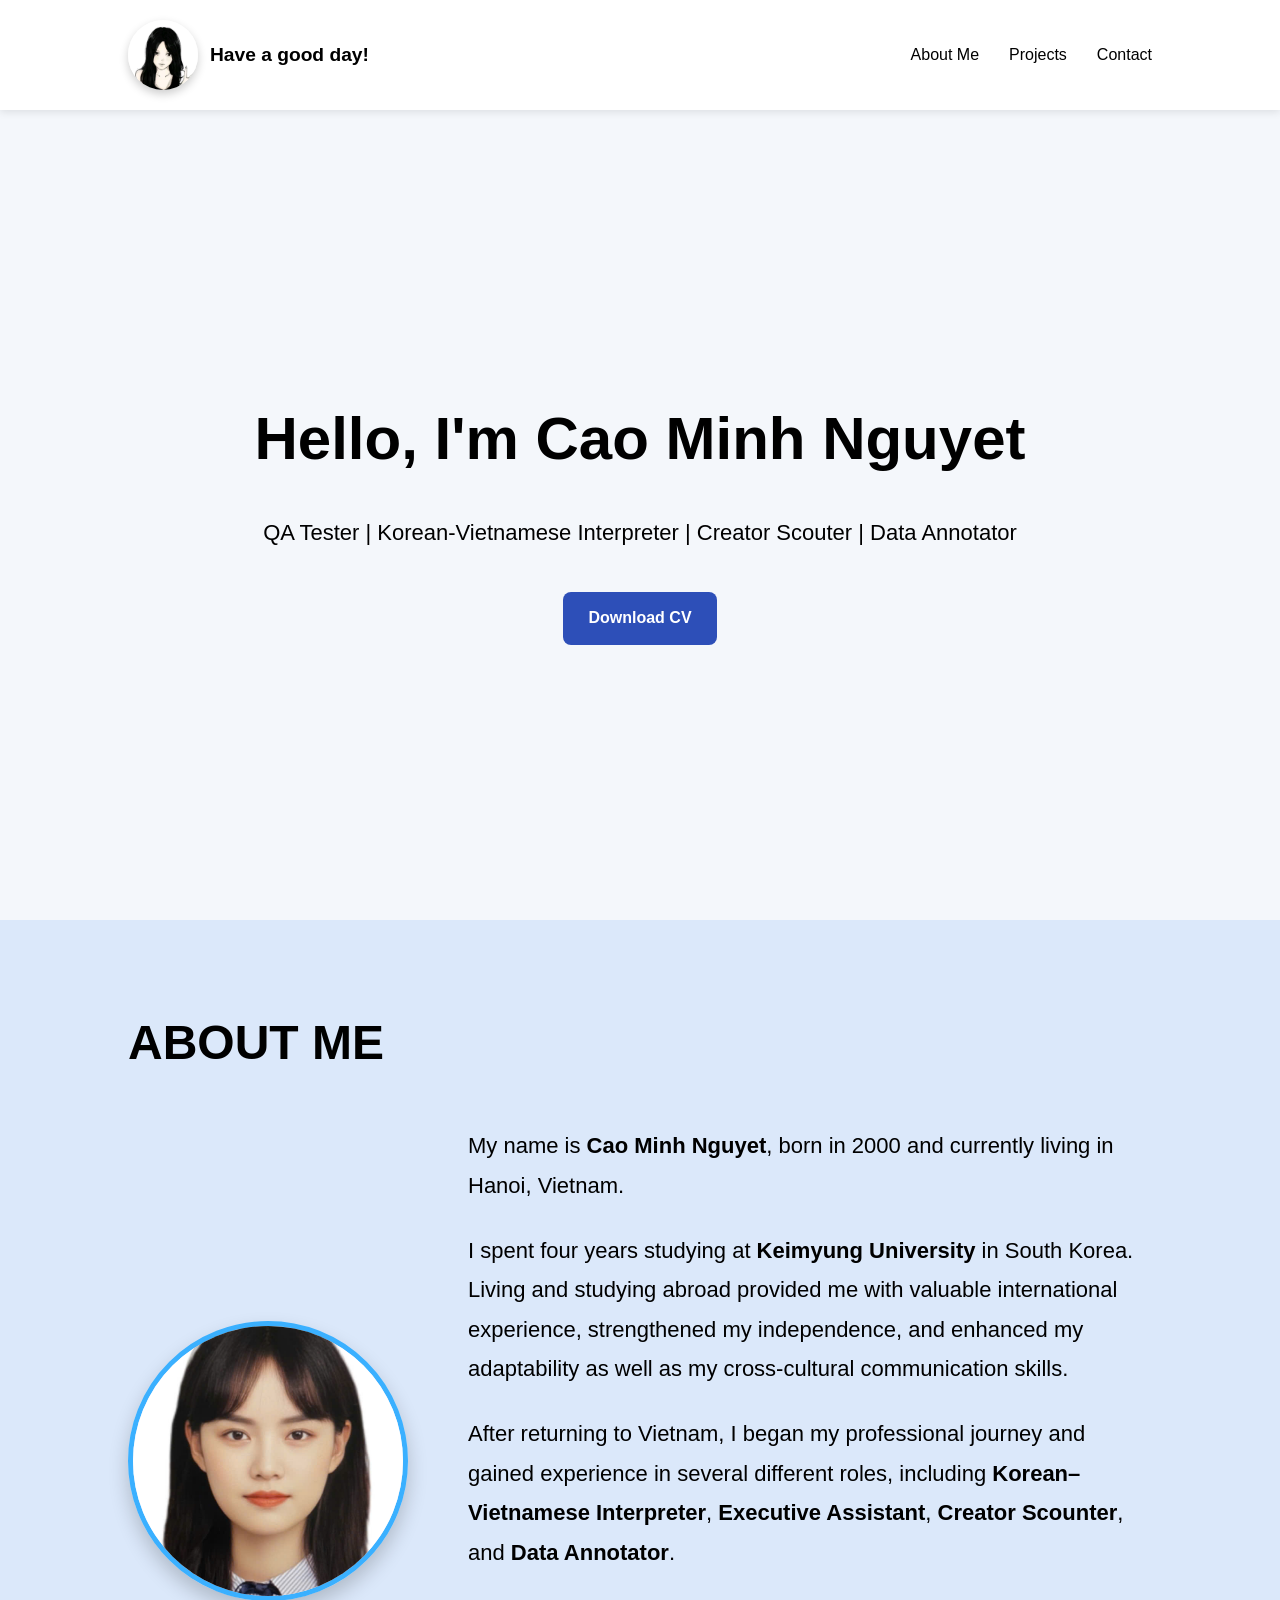
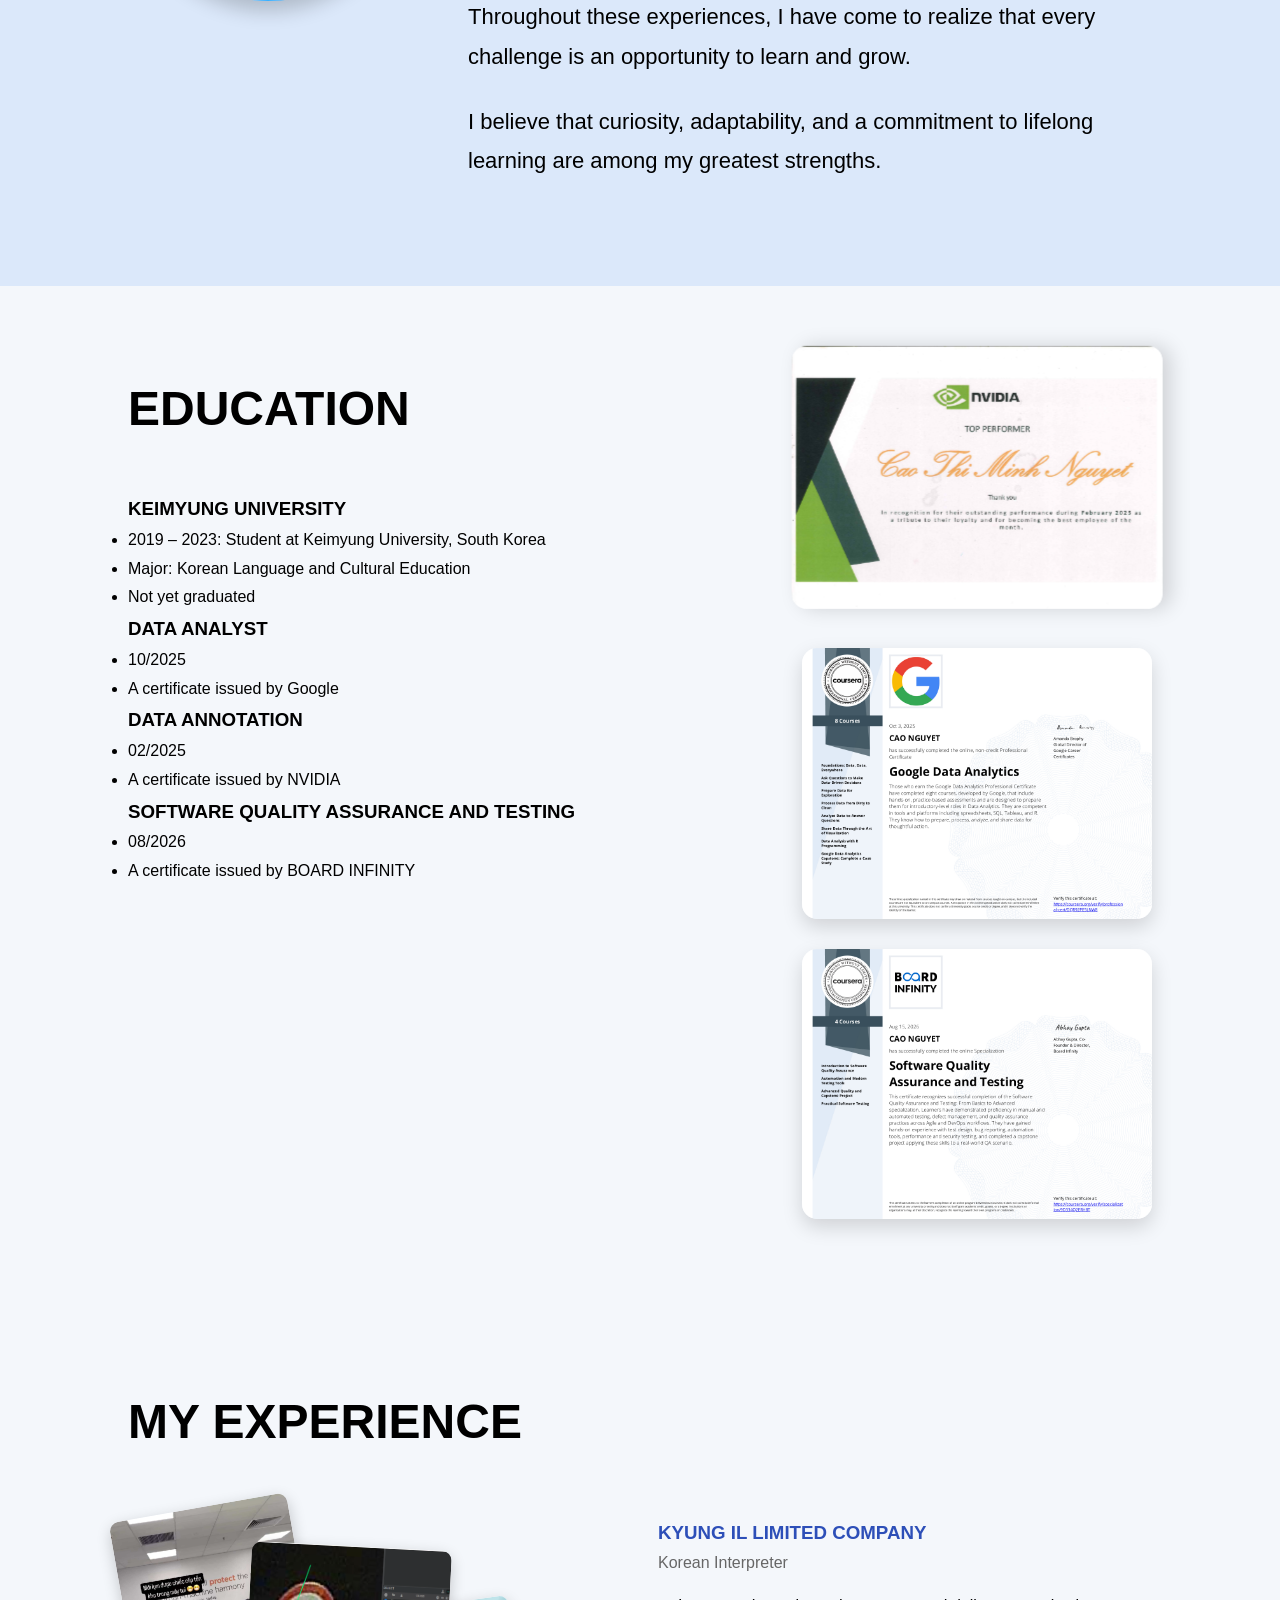
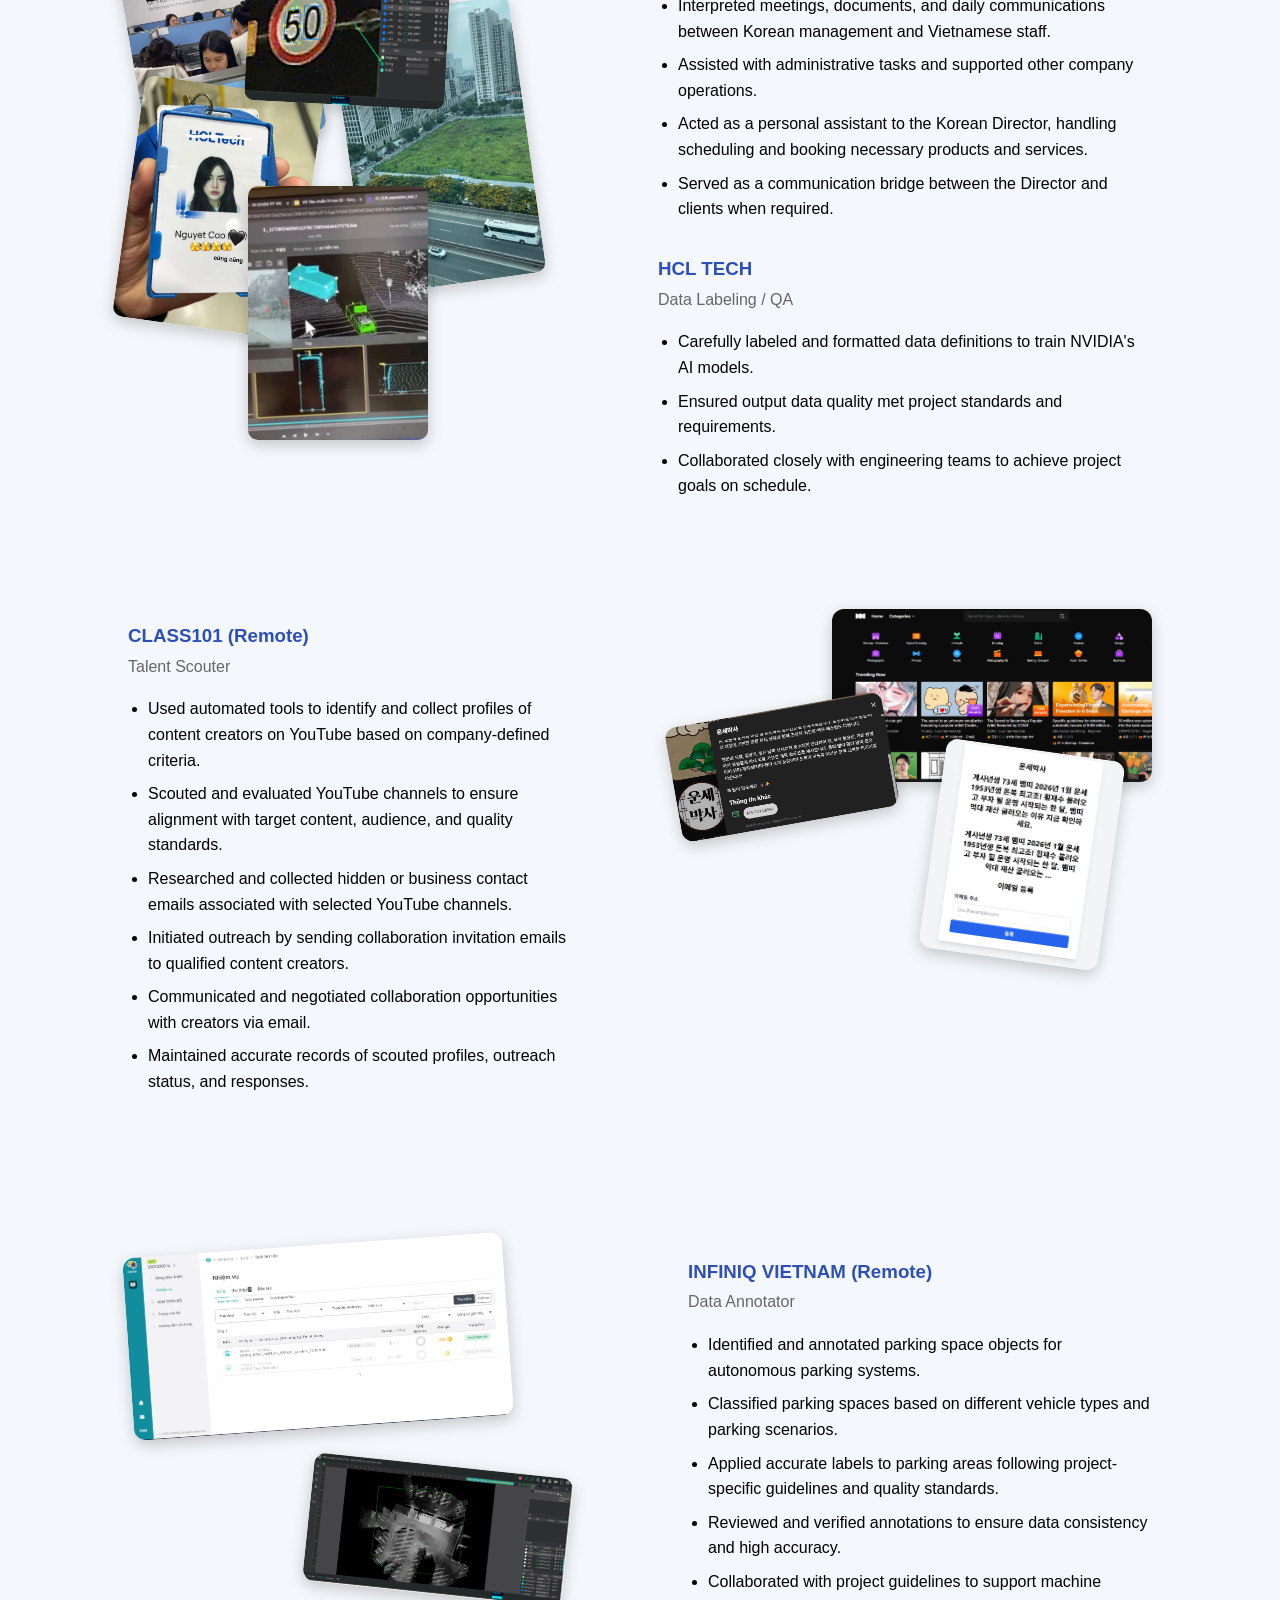
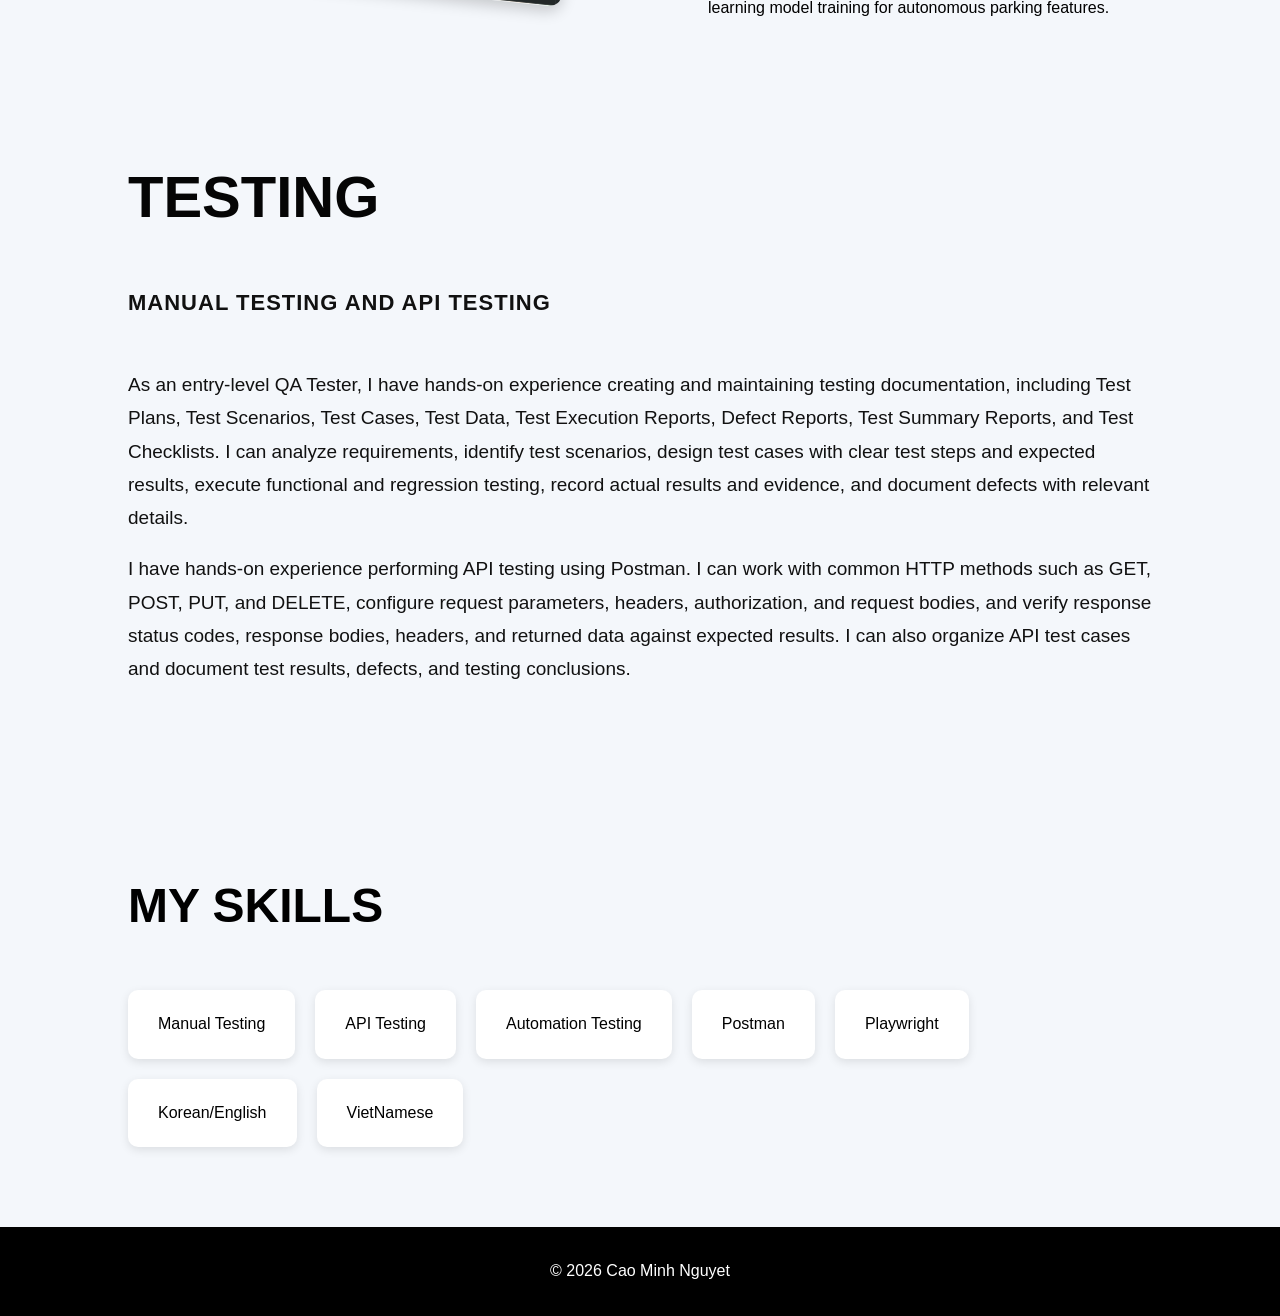
<file: index.html>
<!DOCTYPE html>
<html lang="en">

<head>
    <meta charset="UTF-8">
    <meta name="viewport" content="width=device-width, initial-scale=1.0">
    <title>Cao Minh Nguyet Portfolio</title>

    <link rel="stylesheet" href="css/style.css">
</head>

<body>

   <!-- Navigation -->
<nav>
    <div class="logo">

        <img src="images/Profile/me 2.jpg" alt="Profile Photo">

        <span>Have a good day!</span>

    </div>

        <ul>
            <li><a href="#about">About Me</a></li>
            <li><a href="projects.html">Projects</a></li>
            <li><a href="contact.html">Contact</a></li>
        </ul>
    </nav>

    <!-- Hero Banner -->
<section class="hero">

    <h1>Hello, I'm Cao Minh Nguyet</h1>

    <p>QA Tester | Korean-Vietnamese Interpreter | Creator Scouter | Data Annotator</p>

    <a href="documents/CV.pdf" download class="cv-btn">
        Download CV
    </a>

</section>

    <!-- About Me -->
    <section id="about" class="about">

        <h2>ABOUT ME</h2>

        <div class="about-container">
<div class="about-image">
    <img src="images/Profile/Me.jpg" alt="Cao Minh Nguyet">
</div>

            <div class="about-content">

                <p>
                    My name is <strong>Cao Minh Nguyet</strong>, born in 2000 and currently living in Hanoi, Vietnam.
                </p>

                <p>
                    I spent four years studying at <strong>Keimyung University</strong> in South Korea.
                    Living and studying abroad provided me with valuable international experience,
                    strengthened my independence, and enhanced my adaptability as well as my cross-cultural
                    communication skills.
                </p>

                <p>
                    After returning to Vietnam, I began my professional journey and gained experience in several
                    different roles, including
                    <strong>Korean–Vietnamese Interpreter</strong>,
                    <strong>Executive Assistant</strong>,
                    <strong>Creator Scounter</strong>,
                    and
                    <strong>Data Annotator</strong>.
                </p>

                <p>
                    Throughout these experiences, I have come to realize that every challenge is an opportunity
                    to learn and grow.
                </p>

                <p>
                    I believe that curiosity, adaptability, and a commitment to lifelong learning are among
                    my greatest strengths.
                </p>

            </div>

        </div>

    </section>
    <!-- Education -->

<section id="education">

    <h2>EDUCATION</h2>

    <div class="education-layout">

        <!-- Nội dung -->

        <div class="education-content">

            <div class="education-card">

                <h3>KEIMYUNG UNIVERSITY</h3>

                <ul>
                    <li>2019 – 2023: Student at Keimyung University, South Korea</li>

                    <li>Major: Korean Language and Cultural Education</li>

                    <li>Not yet graduated</li>
                </ul>

            </div>

            <div class="education-row">

                <div class="education-card small-card">

                    <h3>DATA ANALYST</h3>

                    <ul>
                        <li>10/2025</li>

                        <li>A certificate issued by Google</li>
                    </ul>

                </div>

                <div class="education-card small-card">

                    <h3>DATA ANNOTATION</h3>

                    <ul>
                        <li>02/2025</li>

                        <li>A certificate issued by NVIDIA</li>
                    </ul>

                </div>
                <div class="education-card small-card">

                    <h3>SOFTWARE QUALITY ASSURANCE AND TESTING</h3>

                    <ul>
                        <li>08/2026</li>

                        <li>A certificate issued by BOARD INFINITY</li>
                    </ul>
                </div>

            </div>

        </div>

        <!-- Hình ảnh -->

    <div  < class="education-images">

    <img src="images/certificates/cer1.jpg" alt="Google Certificate" class="cer1">

    <img src="images/certificates/cer2.jpg" alt="NVIDIA Certificate">
    <img src="images/certificates/cer3.jpg" alt="Certificate 3">

</div>

    </div>

</section>
    <!-- Experience -->
<section id="experience">

    <h2>MY EXPERIENCE</h2>

    <div class="experience-container">

        <div class="experience-showcase">

    <div class="experience-images">

        <img src="images/projects/hcl1.jpg" class="img-1">
        <img src="images/projects/hcl2.jpg" class="img-2">
        <img src="images/projects/hcl3.jpg" class="img-3">
        <img src="images/projects/hcl4.jpg" class="img-4">
        <img src="images/projects/hcl5.png" class="img-5">

    </div>

    <div class="experience-text">

        <h3>KYUNG IL LIMITED COMPANY</h3>

        <h4>Korean Interpreter</h4>

        <ul>
            <li>Interpreted meetings, documents, and daily communications between Korean management and Vietnamese staff.</li>

            <li>Assisted with administrative tasks and supported other company operations.</li>

            <li>Acted as a personal assistant to the Korean Director, handling scheduling and booking necessary products and services.</li>

            <li>Served as a communication bridge between the Director and clients when required.</li>
        </ul>

        <h3>HCL TECH</h3>

        <h4>Data Labeling / QA</h4>

        <ul>
            <li>Carefully labeled and formatted data definitions to train NVIDIA's AI models.</li>

            <li>Ensured output data quality met project standards and requirements.</li>

            <li>Collaborated closely with engineering teams to achieve project goals on schedule.</li>
        </ul>

    </div>

</div>

        <!-- CLASS101 -->

<div class="experience-showcase class101-layout">

    <div class="experience-text">

        <h3>CLASS101 (Remote)</h3>

        <h4>Talent Scouter</h4>

        <ul>

            <li>Used automated tools to identify and collect profiles of content creators on YouTube based on company-defined criteria.</li>

            <li>Scouted and evaluated YouTube channels to ensure alignment with target content, audience, and quality standards.</li>

            <li>Researched and collected hidden or business contact emails associated with selected YouTube channels.</li>

            <li>Initiated outreach by sending collaboration invitation emails to qualified content creators.</li>

            <li>Communicated and negotiated collaboration opportunities with creators via email.</li>

            <li>Maintained accurate records of scouted profiles, outreach status, and responses.</li>

        </ul>

    </div>

    <div class="class101-gallery">

        <img src="images/projects/class101.png" class="class-main">

        <img src="images/projects/class101-1.png" class="class-small-1">

        <img src="images/projects/class101-3.png" class="class-small-3">

    </div>

</div>

        <!-- INFINIQ VIETNAM -->

<div class="experience-showcase infiniq-layout">

    <div class="infiniq-gallery">

        <img src="images/projects/inq1.png" class="inq-img-1">

        <img src="images/projects/inq2.webp" class="inq-img-2">

    </div>

    <div class="experience-text">

        <h3>INFINIQ VIETNAM (Remote)</h3>

        <h4>Data Annotator</h4>

        <ul>

            <li>Identified and annotated parking space objects for autonomous parking systems.</li>

            <li>Classified parking spaces based on different vehicle types and parking scenarios.</li>

            <li>Applied accurate labels to parking areas following project-specific guidelines and quality standards.</li>

            <li>Reviewed and verified annotations to ensure data consistency and high accuracy.</li>

            <li>Collaborated with project guidelines to support machine learning model training for autonomous parking features.</li>

        </ul>

    </div>

</div>
        
        <!-- TESTING SOFTWARE -->
    <div class="tester">
        <h1>TESTING</h1>

        <h2>Manual Testing and API Testing</h2>
        
        <p>
             As an entry-level QA Tester, I have hands-on experience creating and maintaining
             testing documentation, including Test Plans, Test Scenarios, Test Cases, Test Data,
             Test Execution Reports, Defect Reports, Test Summary Reports, and Test Checklists.
             I can analyze requirements, identify test scenarios, design test cases with clear
             test steps and expected results, execute functional and regression testing, record
             actual results and evidence, and document defects with relevant details.
        </p>

        <p>
             I have hands-on experience performing API testing using Postman.
             I can work with common HTTP methods such as GET, POST, PUT, and DELETE,
             configure request parameters, headers, authorization, and request bodies,
             and verify response status codes, response bodies, headers, and returned data
             against expected results. I can also organize API test cases and document
             test results, defects, and testing conclusions.
        </p>
    </div>


</section>

  <!-- Skills -->
<section id="skills">

    <h2>MY SKILLS</h2>

   <div class="skill-list">

    <div class="skill-card">Manual Testing</div>
    <div class="skill-card">API Testing</div>
    <div class="skill-card">Automation Testing</div>
    <div class="skill-card">Postman</div>
    <div class="skill-card">Playwright</div>
    <div class="skill-card">Korean/English</div>
    <div class="skill-card">VietNamese</div>

</div>

</section>


  

    <footer>

        <p>© 2026 Cao Minh Nguyet</p>

    </footer>

</body>

</html>
</file>
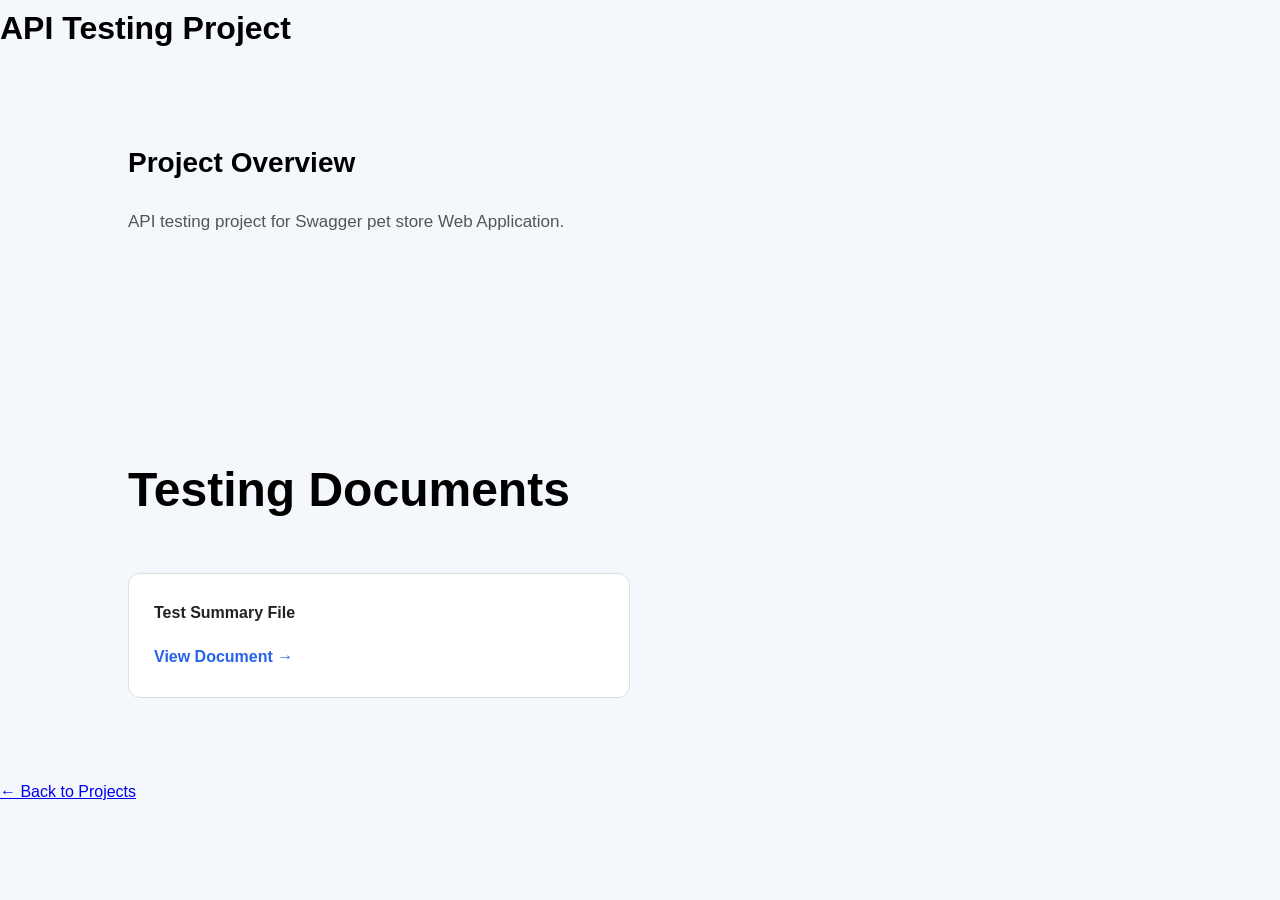
<file: API Testing 1/index.html>
<!DOCTYPE html>
<html lang="en">

<head>

    <meta charset="UTF-8">

    <meta name="viewport" content="width=device-width, initial-scale=1.0">

    <title>API Testing Project</title>

    <link rel="stylesheet" href="css/style.css">

</head>


<body>

    <main class="api-testing-project">

        <!-- Project Title -->

        <h1>API Testing Project</h1>


        <!-- Project Overview -->
         
        <section class="project-overview"> 

            <h2>Project Overview</h2>
             <p>
                API testing project for Swagger pet store Web Application.
            </p>

        </section>


         <!-- Testing Documents -->
         <section class="documentsapi2">

            <h2>Testing Documents</h2>

            <div class="document-list">


                <!-- 1. Test Summary File -->
                 <a href="documentsapi2/Swagger Pet Store API Testing.xlsx"
                   target="_blank"
                   rel="noopener noreferrer">

                    <strong>Test Summary File</strong>

                </a>


                 </div>

        </section>


         <!-- Back to Projects -->

        <a href="../projects.html"
           class="back-button">

            ← Back to Projects

        </a>

    </main>

</body>

</html>
</file>
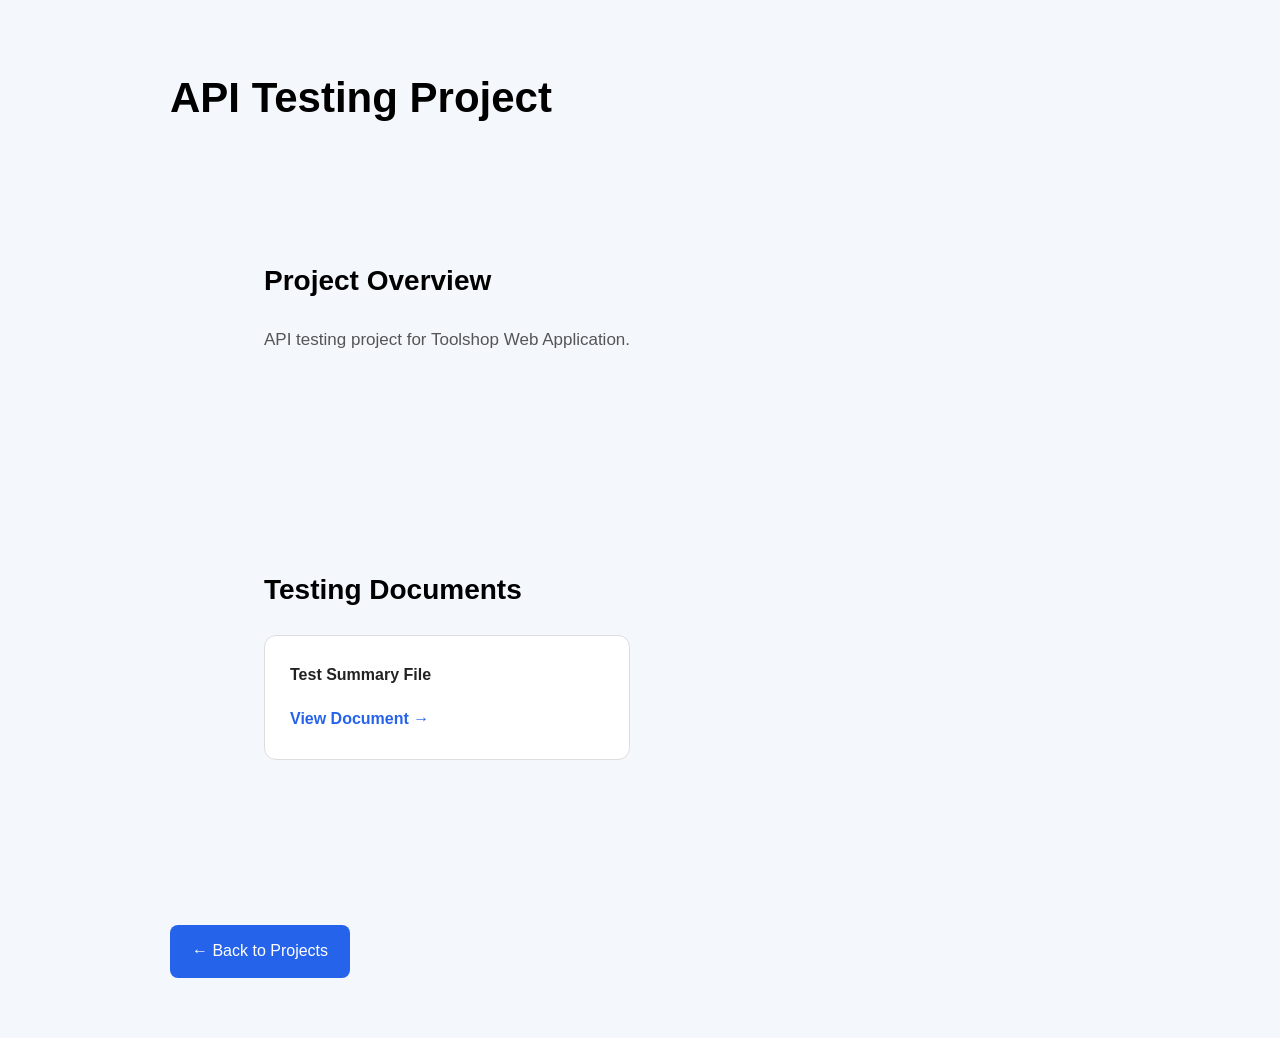
<file: API Testing 2/index.html>
<!DOCTYPE html>
<html lang="en">

<head>

    <meta charset="UTF-8">

    <meta name="viewport" content="width=device-width, initial-scale=1.0">

    <title>API Testing Project</title>

    <link rel="stylesheet" href="css/style.css">

</head>


<body>

    <main class="api-testing-project">

        <!-- Project Title -->

        <h1>API Testing Project</h1>


        <!-- Project Overview -->
         
        <section class="project-overview"> 

            <h2>Project Overview</h2>
             <p>
                API testing project for Toolshop Web Application.
            </p>

        </section>


         <!-- Testing Documents -->
         <section class="documentsapi3">

            <h2>Testing Documents</h2>

            <div class="document-list">


                <!-- 1. Test Summary File -->
                 <a href="documentsapi3/Toolshop_API_Testing.xlsx"
                   target="_blank"
                   rel="noopener noreferrer">

                    <strong>Test Summary File</strong>

                </a>


                 </div>

        </section>


         <!-- Back to Projects -->

        <a href="../projects.html"
           class="back-button">

            ← Back to Projects

        </a>

    </main>

</body>

</html>
</file>
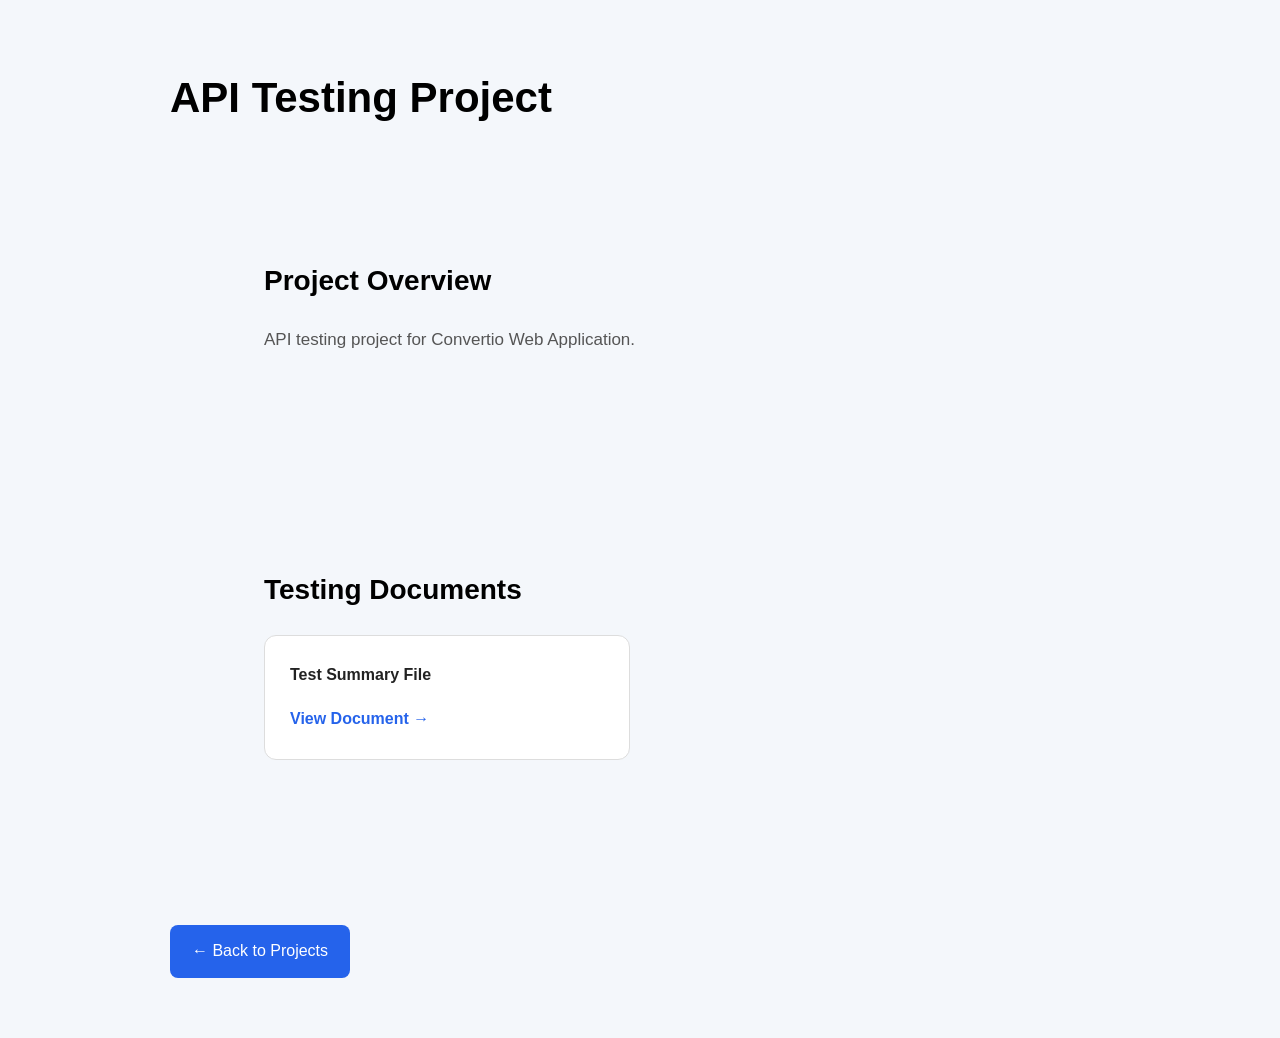
<file: API Testing 3/index.html>
<!DOCTYPE html>
<html lang="en">

<head>

    <meta charset="UTF-8">

    <meta name="viewport" content="width=device-width, initial-scale=1.0">

    <title>API Testing Project</title>

    <link rel="stylesheet" href="css/style.css">

</head>


<body>

    <main class="api-testing-project">

        <!-- Project Title -->

        <h1>API Testing Project</h1>


        <!-- Project Overview -->
         
        <section class="project-overview"> 

            <h2>Project Overview</h2>
             <p>
                API testing project for Convertio Web Application.
            </p>

        </section>


         <!-- Testing Documents -->
         <section class="documentsapi4">

            <h2>Testing Documents</h2>

            <div class="document-list">


                <!-- 1. Test Summary File -->
                 <a href="documentsapi4/Convertio_API_Testing.xlsx"
                   target="_blank"
                   rel="noopener noreferrer">

                    <strong>Test Summary File</strong>

                </a>


            </div>

        </section>


         <!-- Back to Projects -->

        <a href="../projects.html"
           class="back-button">

            ← Back to Projects

        </a>

    </main>

</body>

</html>
</file>
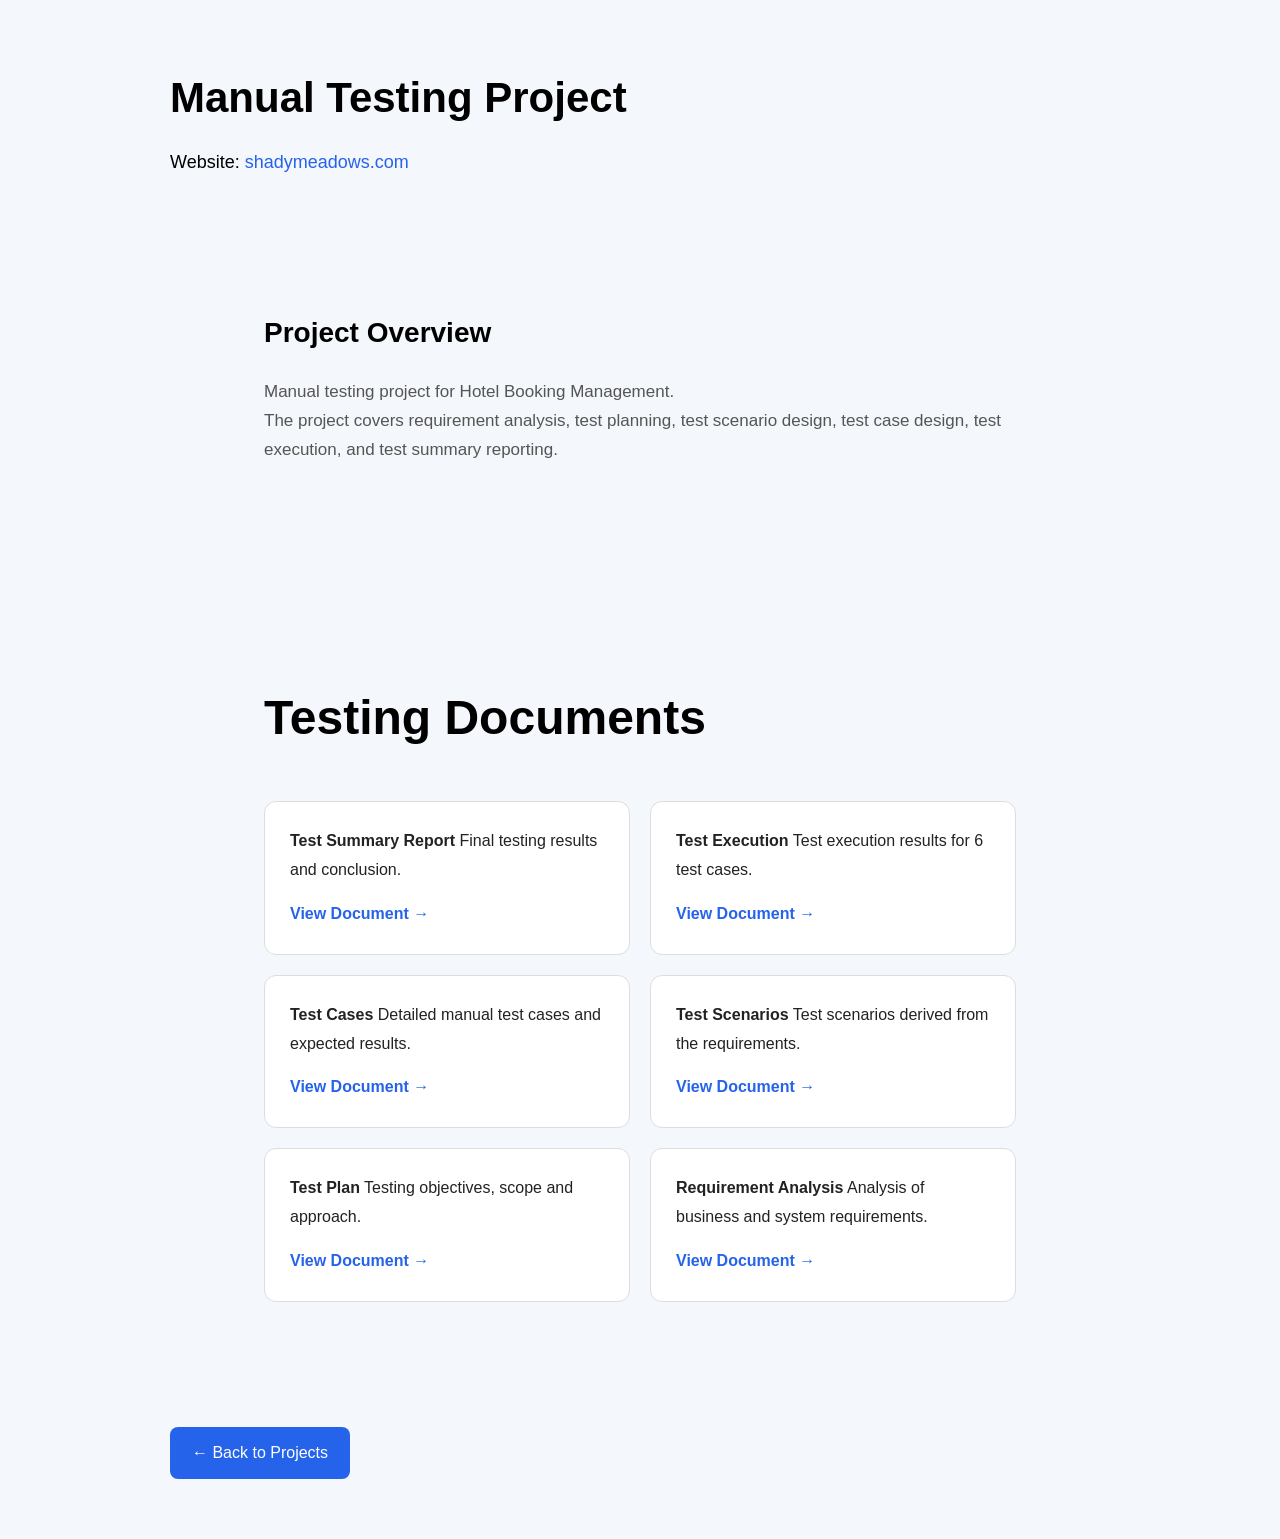
<file: manual.testing1/index.html>
<!DOCTYPE html>
<html lang="en">

<head>

    <meta charset="UTF-8">

    <meta name="viewport" content="width=device-width, initial-scale=1.0">

    <title>Manual Testing Project</title>

   <link rel="stylesheet" href="css/style.css">

</head>


<body>

    <main class="manual-testing-project">

        <!-- Project Title -->

        <h1>Manual Testing Project</h1>


        <!-- Website -->

        <p class="website-link">

            Website:

            <a href="https://automationintesting.online/"
               target="_blank"
               rel="noopener noreferrer">

                shadymeadows.com

            </a>

        </p>


        <!-- Project Overview -->
         
        <section class="project-overview"> 

            <h2>Project Overview</h2>
             <p>
                Manual testing project for Hotel Booking Management.
            </p>
            <p>
                The project covers requirement analysis,
                test planning, test scenario design,
                test case design, test execution,
                and test summary reporting.
            </p>

        </section>


        <!-- Testing Documents -->
         <section class="documents2">

            <h2>Testing Documents</h2>

            <div class="document-list">


                <!-- 1. Test Summary Report -->
                 <a href="documents1/Test Summary Report_Shady Meadows1.pdf"
                   target="_blank"
                   rel="noopener noreferrer">

                    <strong>Test Summary Report</strong>

                    <span>
                        Final testing results and conclusion.
                    </span>

                </a>


                <!-- 2. Test Execution -->

                <a href="documents1/Test Execution_Shady Meadows_fixed.xlsx"
                   target="_blank"
                   rel="noopener noreferrer">

                    <strong>Test Execution</strong>

                    <span>
                        Test execution results for 6 test cases.
                    </span>

                </a>


                 <!-- 3. Test Cases -->

                <a href="documents1/Test Case_Shady Meadows1.pdf"
                   target="_blank"
                   rel="noopener noreferrer">

                    <strong>Test Cases</strong>

                    <span>
                        Detailed manual test cases and expected results.
                    </span>

                </a>


                 <!-- 4. Test Scenarios -->

                <a href="documents1/Test Scenario_Shady Meadows1.pdf"
                   target="_blank"
                   rel="noopener noreferrer">

                    <strong>Test Scenarios</strong>

                    <span>
                        Test scenarios derived from the requirements.
                    </span>

                </a>


                <!-- 5. Test Plan -->

                <a href="documents1/Test Plan_Shady Meadows1.pdf"
                   target="_blank"
                   rel="noopener noreferrer">

                    <strong>Test Plan</strong>

                    <span>
                        Testing objectives, scope and approach.
                    </span>

                </a>


                <!-- 6. Requirement Analysis -->

                <a href="documents1/Requirement Analysis_Shady Meadows1.pdf"
                   target="_blank"
                   rel="noopener noreferrer">

                    <strong>Requirement Analysis</strong>

                    <span>
                        Analysis of business and system requirements.
                    </span>

                </a>


                </div>

        </section>

        
        <!-- Back to Projects -->

        <a href="../projects.html"
           class="back-button">

            ← Back to Projects

        </a>

    </main>

</body>

</html>
</file>
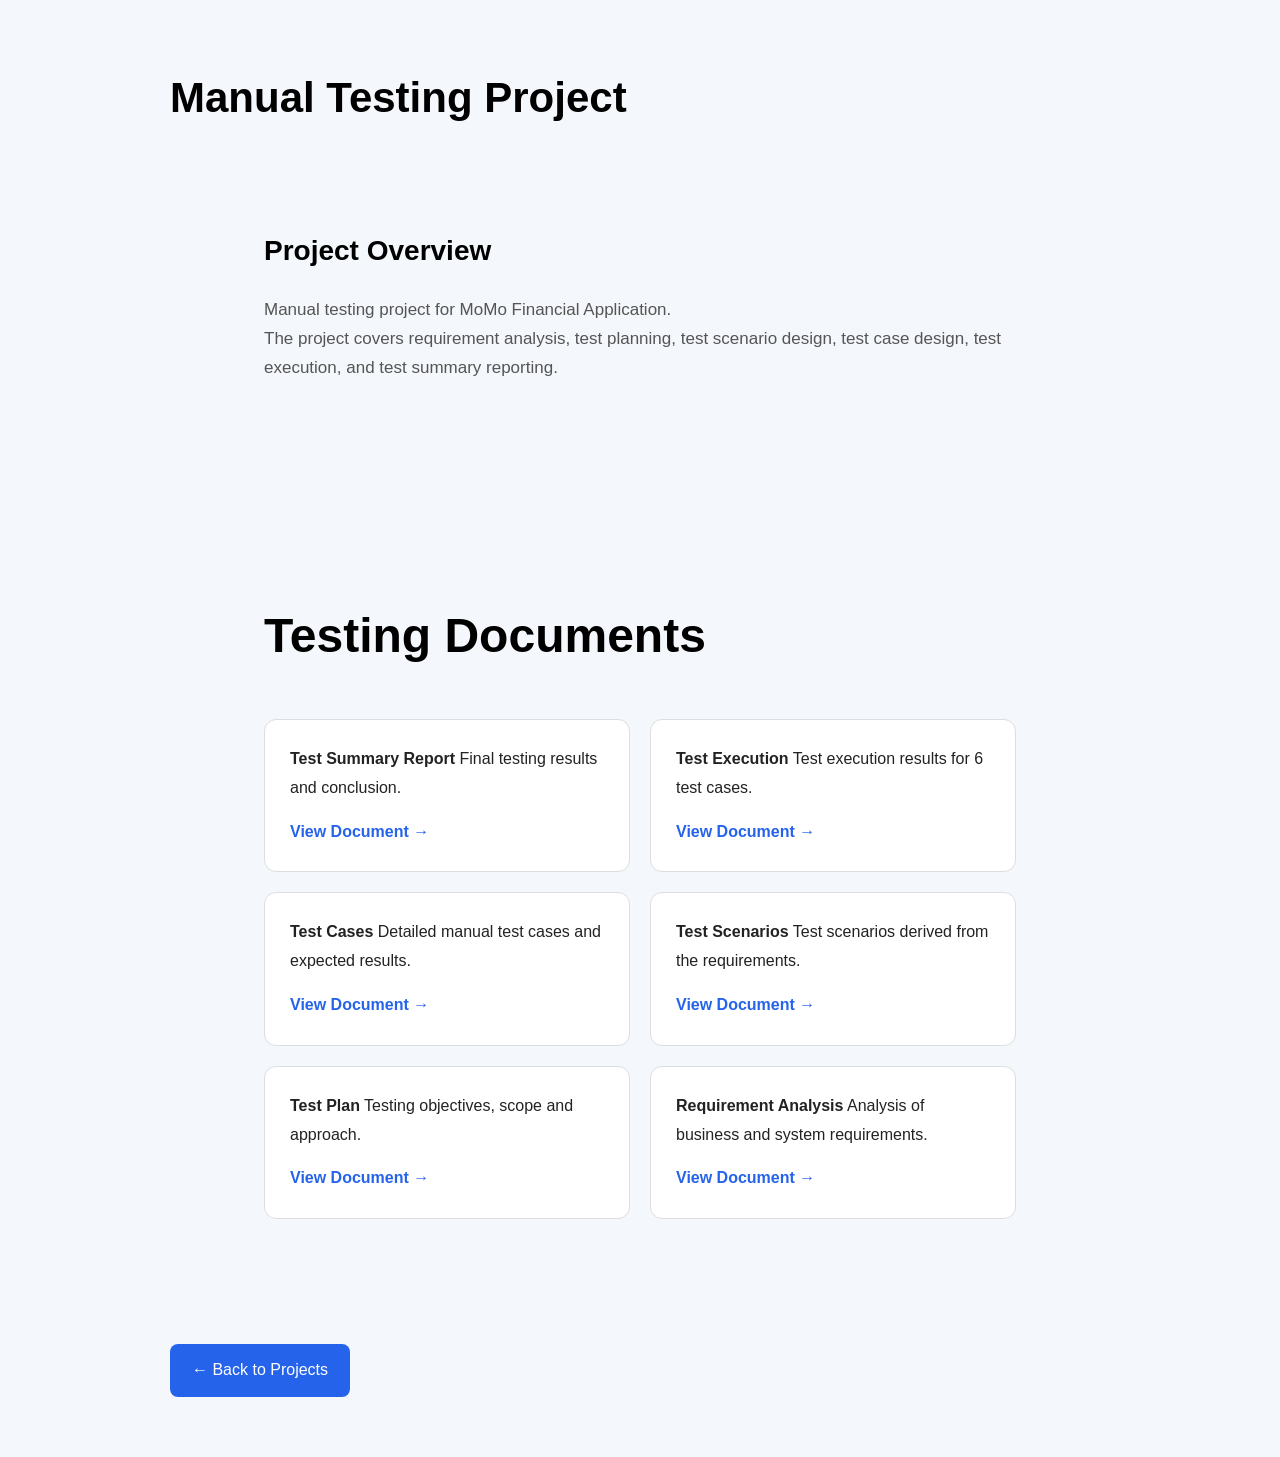
<file: manual.testing3/index.html>
<!DOCTYPE html>
<html lang="en">

<head>

    <meta charset="UTF-8">

    <meta name="viewport" content="width=device-width, initial-scale=1.0">

    <title>Manual Testing Project</title>

    <link rel="stylesheet" href="css/style.css">

</head>


<body>

    <main class="manual-testing-project">

        <!-- Project Title -->

        <h1>Manual Testing Project</h1>

        
        <!-- Project Overview -->
         
        <section class="project-overview"> 

            <h2>Project Overview</h2>
             <p>
                Manual testing project for MoMo Financial Application.
            </p>
            <p>
                The project covers requirement analysis,
                test planning, test scenario design,
                test case design, test execution,
                and test summary reporting.
            </p>

        </section>


        <!-- Testing Documents -->
         <section class="documents3">

            <h2>Testing Documents</h2>

            <div class="document-list">


                <!-- 1. Test Summary Report -->
                 <a href="documents3/Test Summary Report_MoMo.pdf"
                   target="_blank"
                   rel="noopener noreferrer">

                    <strong>Test Summary Report</strong>

                    <span>
                        Final testing results and conclusion.
                    </span>

                </a>


                <!-- 2. Test Execution -->

                <a href="documents3/Test Execution_MoMo.xlsx"
                   target="_blank"
                   rel="noopener noreferrer">

                    <strong>Test Execution</strong>

                    <span>
                        Test execution results for 6 test cases.
                    </span>

                </a>


                <!-- 3. Test Cases -->

                <a href="documents3/Test Case_MoMo.pdf"
                   target="_blank"
                   rel="noopener noreferrer">

                    <strong>Test Cases</strong>

                    <span>
                        Detailed manual test cases and expected results.
                    </span>

                </a>


                <!-- 4. Test Scenarios -->

                <a href="documents3/Test Scenario_MoMo.pdf"
                   target="_blank"
                   rel="noopener noreferrer">

                    <strong>Test Scenarios</strong>

                    <span>
                        Test scenarios derived from the requirements.
                    </span>

                </a>


                <!-- 5. Test Plan -->

                <a href="documents3/Test Plan_MoMo.pdf"
                   target="_blank"
                   rel="noopener noreferrer">

                    <strong>Test Plan</strong>

                    <span>
                        Testing objectives, scope and approach.
                    </span>

                </a>


                <!-- 6. Requirement Analysis -->

                <a href="documents3/Requirement Analysis_MoMo.pdf"
                   target="_blank"
                   rel="noopener noreferrer">

                    <strong>Requirement Analysis</strong>

                    <span>
                        Analysis of business and system requirements.
                    </span>

                </a>


                </div>

        </section>

        
        <!-- Back to Projects -->

        <a href="../projects.html"
           class="back-button">

            ← Back to Projects

        </a>

    </main>

</body>

</html>
</file>
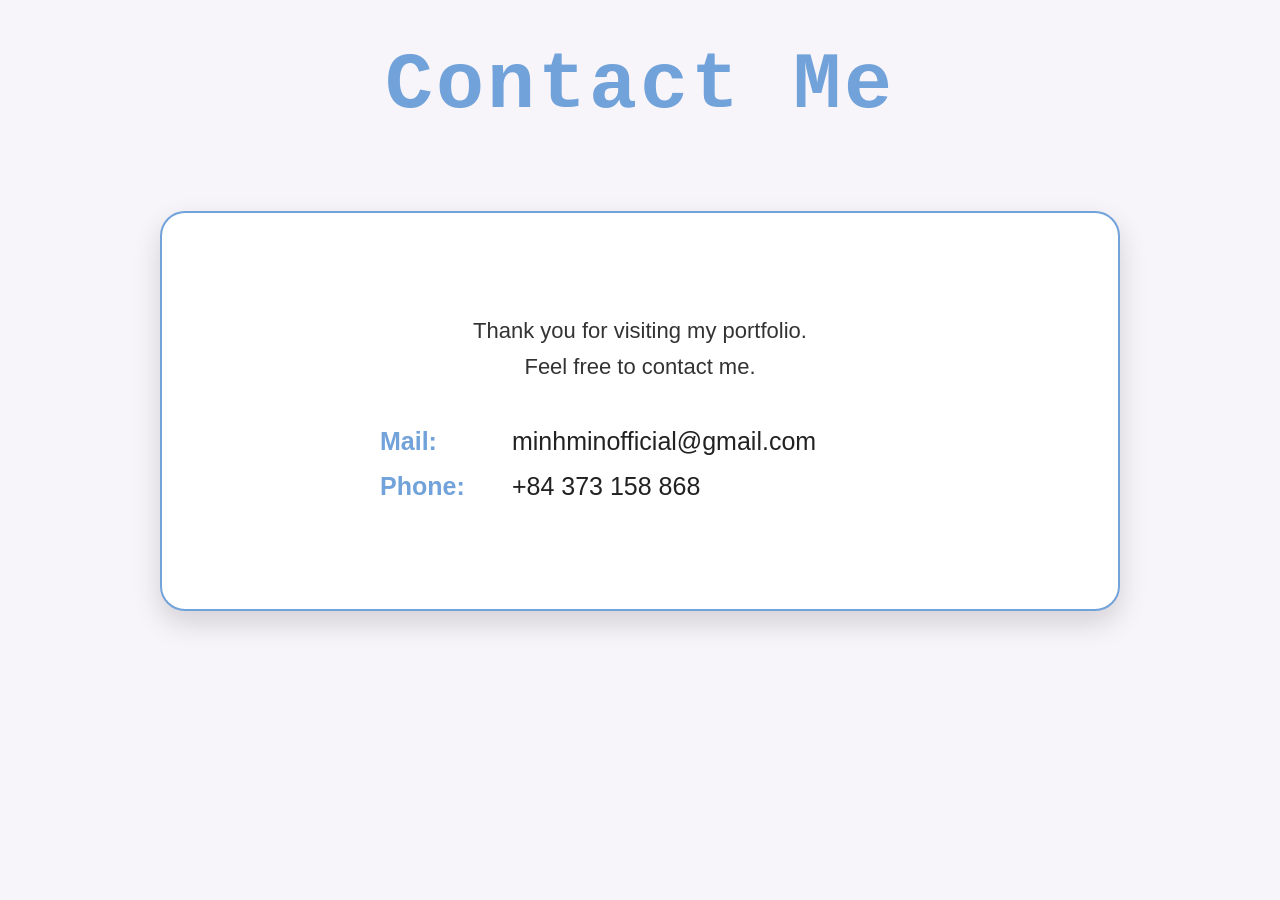
<file: contact.html>
<!DOCTYPE html>
<html lang="en">
<head>
    <meta charset="UTF-8">
    <title>Contact | Cao Minh Nguyet</title>

    <style>

        /* PAGE BACKGROUND */
        body {
            margin: 0;
            background-color: #f8f5fa;
        }


        /* PAGE TITLE */
        .contact {
            width: 100%;
            text-align: center;
        }

        .contact h1 {
            font-size: 80px;
            font-family: 'Courier New', Courier, monospace;

            color: #71A2D9;

            margin: 40px 0 80px;

            font-weight: bold;
            letter-spacing: 3px;
        }


        /* CONTACT CARD */
        .contact-card {
            width: 85%;
            max-width: 960px;
            min-height: 400px;

            margin: 0 auto;

            background-color: white;

            border: 2px solid #71A2D9;
            border-radius: 25px;

            box-shadow: 0 12px 28px rgba(0, 0, 0, 0.15);

            padding: 55px 70px;

            box-sizing: border-box;

            display: flex;
            flex-direction: column;
            justify-content: center;
        }


        /* INTRODUCTION */
        .contact-card p:first-child {
            font-family: Arial, sans-serif;

            font-size: 22px;
            line-height: 1.6;

            color: #333;

            text-align: center;

            margin: 0 0 35px;
        }


        /* CONTACT INFORMATION */
        .contact-card p:not(:first-child) {
            font-family: Arial, sans-serif;

            font-size: 25px;

            color: #222;

            margin: 8px auto;

            width: 520px;

            text-align: left;
        }


        /* CONTACT LABEL */
        .contact-card strong {
            display: inline-block;

            width: 120px;

            color: #71A2D9;

            font-weight: bold;

            margin-right: 5px;
        }


        /* CONTACT VALUE */
        .contact-card span {
            color: #222;
        }


        /* RESPONSIVE */
        @media (max-width: 768px) {

            .contact h1 {
                font-size: 55px;
                margin-bottom: 50px;
            }

            .contact-card {
                width: 90%;
                padding: 40px 25px;
            }

            .contact-card p:first-child {
                font-size: 18px;
            }

            .contact-card p:not(:first-child) {
                width: 100%;
                font-size: 20px;
            }

            .contact-card strong {
                width: 95px;
            }
        }

    </style>
</head>


<body>

    <section class="contact">

        <h1>Contact Me</h1>

    </section>


    <div class="contact-card">

        <p>
            Thank you for visiting my portfolio.
            <br>
            Feel free to contact me.
        </p>

        <p>
            <strong>Mail:</strong>
            <span>minhminofficial@gmail.com</span>
        </p>

        <p>
            <strong>Phone:</strong>
            <span>+84 373 158 868</span>
        </p>

    </div>

</body>
</html>
</file>
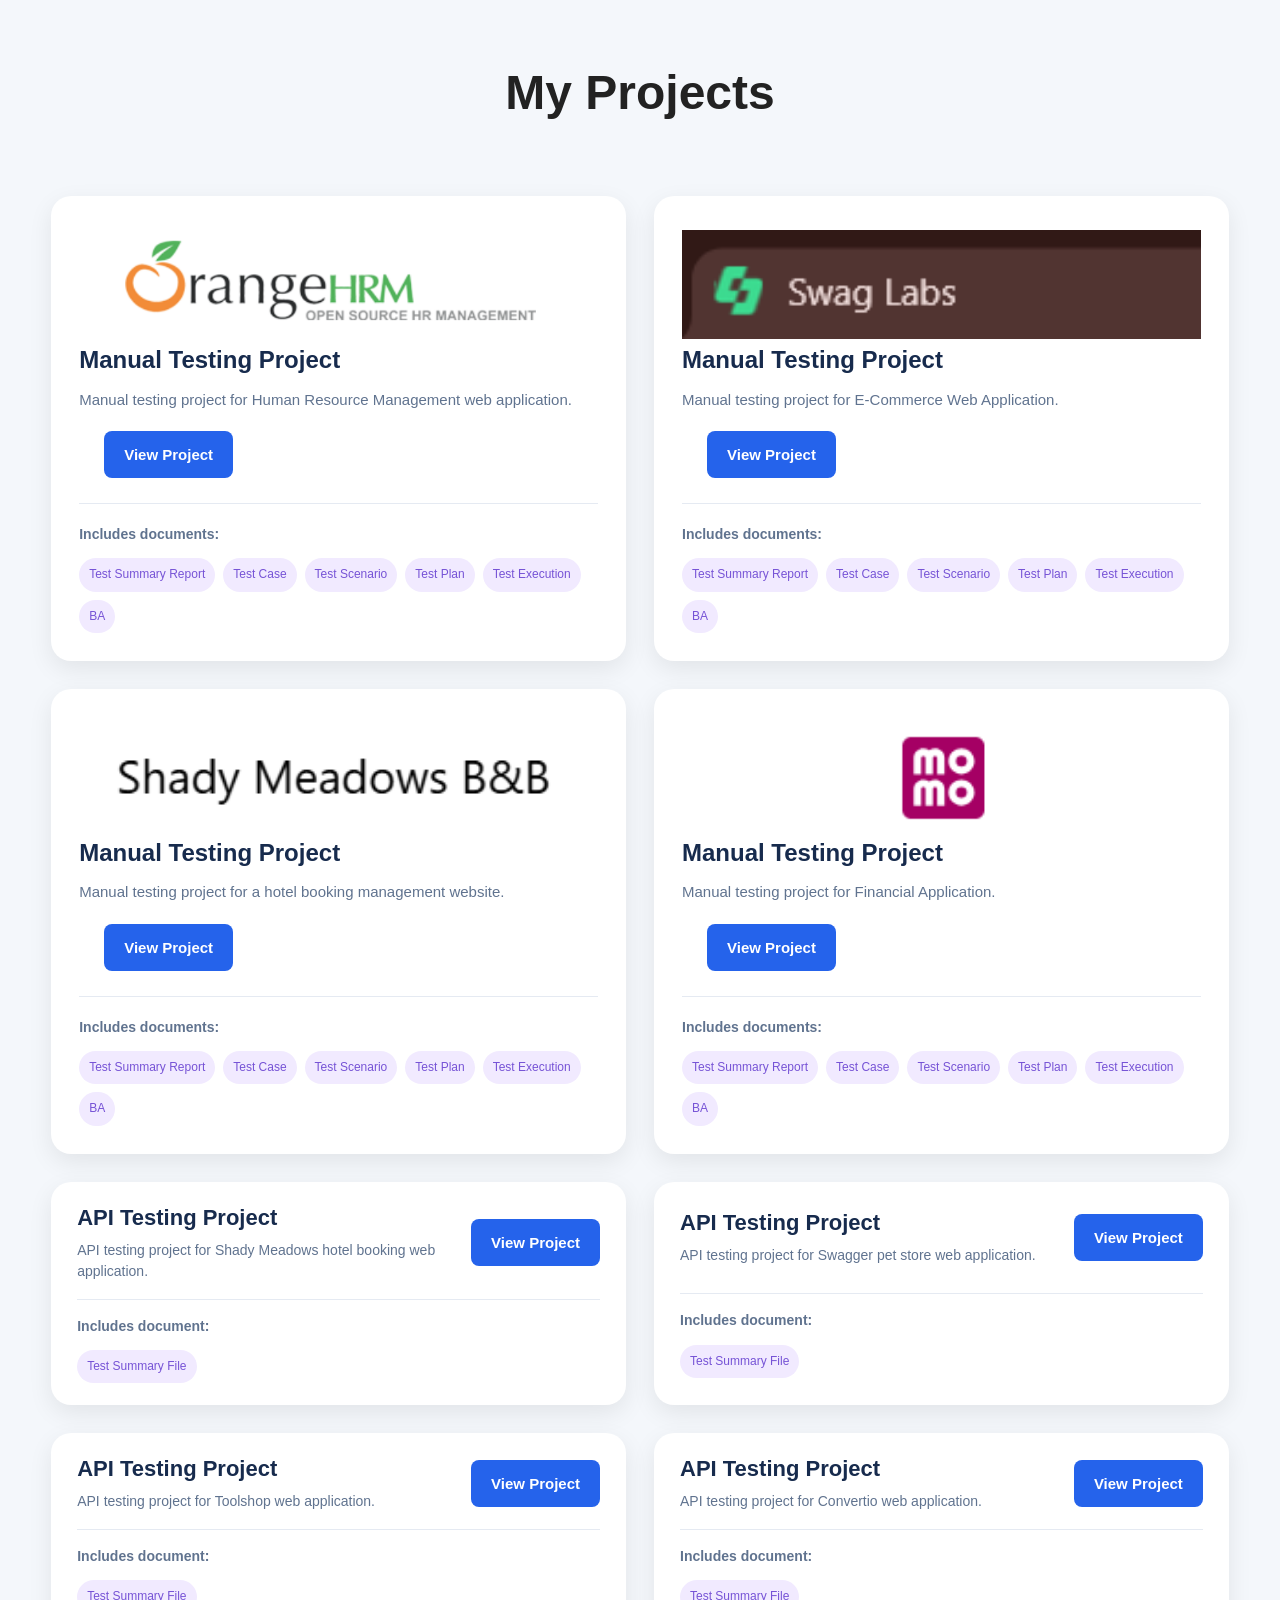
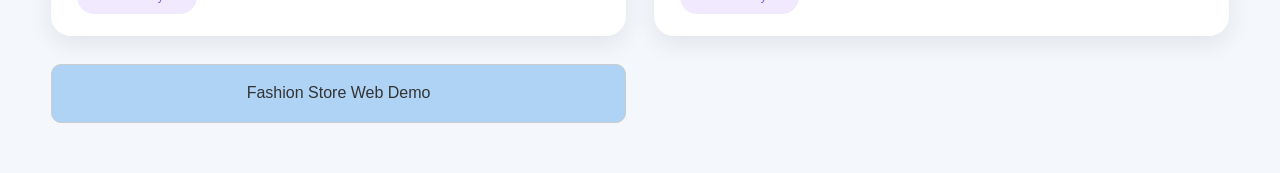
<file: projects.html>
<!DOCTYPE html>

<html lang="en">

<head>

    <meta charset="UTF-8">

    <meta name="viewport" content="width=device-width, initial-scale=1.0">

    <title>My Projects</title>

    <link rel="stylesheet" href="css/style.css">

</head>


<body>


<section class="projects-section">

    <div class="section-title">

        <h1>My Projects</h1>

    </div>


    <div class="project-container">


        <!-- ==================== PROJECT 1 ==================== -->

        <div class="project-card">

            <img src="images/other/OrangeHRM.png"
                 alt="OrangeHRM"
                 class="project-avatar">

            <h2>Manual Testing Project</h2>

            <p>
                Manual testing project for Human Resource Management web application.
            </p>

            <a href="https://caominhnguyet.github.io/manual.testing/"
               class="project-btn">

                View Project

            </a>

            <div class="document-info">

                <p class="document-title">
                    Includes documents:
                </p>

                <div class="document-tags">

                    <span>Test Summary Report</span>
                    <span>Test Case</span>
                    <span>Test Scenario</span>
                    <span>Test Plan</span>
                    <span>Test Execution</span>
                    <span>BA</span>

                </div>

            </div>

        </div>



        <!-- ==================== PROJECT 2 ==================== -->

        <div class="project-card">

            <img src="images/other/SwagLaps.png"
                 alt="Swag Labs"
                 class="project-avatar">

            <h2>Manual Testing Project</h2>

            <p>
                Manual testing project for E-Commerce Web Application.
            </p>

            <a href="https://caominhnguyet.github.io/manual.testing2/"
               class="project-btn">

                View Project

            </a>

            <div class="document-info">

                <p class="document-title">
                    Includes documents:
                </p>

                <div class="document-tags">

                    <span>Test Summary Report</span>
                    <span>Test Case</span>
                    <span>Test Scenario</span>
                    <span>Test Plan</span>
                    <span>Test Execution</span>
                    <span>BA</span>

                </div>

            </div>

        </div>



        <!-- ==================== PROJECT 3 ==================== -->

        <div class="project-card">

            <img src="images/other/Shady Meadows.png"
                 alt="Shady Meadows Hotel Booking Management"
                 class="project-avatar">

            <h2>Manual Testing Project</h2>

            <p>
                Manual testing project for a hotel booking management website.
            </p>

            <a href="https://caominhnguyet.github.io/manual.testing1/"
               class="project-btn">

                View Project

            </a>

            <div class="document-info">

                <p class="document-title">
                    Includes documents:
                </p>

                <div class="document-tags">

                    <span>Test Summary Report</span>
                    <span>Test Case</span>
                    <span>Test Scenario</span>
                    <span>Test Plan</span>
                    <span>Test Execution</span>
                    <span>BA</span>

                </div>

            </div>

        </div>



        <!-- ==================== PROJECT 4 ==================== -->

        <div class="project-card">

            <img src="images/other/momo.png"
                 alt="MoMo Financial Application"
                 class="project-avatar">

            <h2>Manual Testing Project</h2>

            <p>
                Manual testing project for Financial Application.
            </p>

            <a href="https://caominhnguyet.github.io/manual.testing3/"
               class="project-btn">

                View Project

            </a>

            <div class="document-info">

                <p class="document-title">
                    Includes documents:
                </p>

                <div class="document-tags">

                    <span>Test Summary Report</span>
                    <span>Test Case</span>
                    <span>Test Scenario</span>
                    <span>Test Plan</span>
                    <span>Test Execution</span>
                    <span>BA</span>

                </div>

            </div>

        </div>



        <!-- ==================== API TESTING PROJECT ==================== -->

        <div class="project-card api-project-card">

            <div class="api-project-content">

                <h2>API Testing Project</h2>

                <p>
                    API testing project for Shady Meadows hotel booking web application.
                </p>

            </div>


            <a href="https://caominhnguyet.github.io/API-Testing/"
               class="project-btn">

                View Project

            </a>


            <div class="document-info api-document-info">

                <p class="document-title">
                    Includes document:
                </p>

                <div class="document-tags">

                    <span>Test Summary File</span>

                </div>

            </div>

        </div>


         <!-- ==================== API TESTING PROJECT 1 ==================== -->

        <div class="project-card api-project-card">

            <div class="api-project-content">

                <h2>API Testing Project</h2>

                <p>
                    API testing project for Swagger pet store web application.
                </p>

            </div>


            <a href="https://caominhnguyet.github.io/API-Testing-1/"
               class="project-btn">

                View Project

            </a>


            <div class="document-info api-document-info">

                <p class="document-title">
                    Includes document:
                </p>

                <div class="document-tags">

                    <span>Test Summary File</span>

                    
                </div>

            </div>

        </div>


    <!-- ==================== API TESTING PROJECT 2 ==================== -->

        <div class="project-card api-project-card">

            <div class="api-project-content">

                <h2>API Testing Project</h2>

                <p>
                    API testing project for Toolshop web application.
                </p>

            </div>


            <a href="https://caominhnguyet.github.io/API-Testing-2/"
               class="project-btn">

                View Project

            </a>


            <div class="document-info api-document-info">

                <p class="document-title">
                    Includes document:
                </p>

                <div class="document-tags">

                    <span>Test Summary File</span>

                    
                </div>

            </div>

        </div>


    <!-- ==================== API TESTING PROJECT 3 ==================== -->

        <div class="project-card api-project-card">

            <div class="api-project-content">

                <h2>API Testing Project</h2>

                <p>
                    API testing project for Convertio web application.
                </p>

            </div>


            <a href="https://caominhnguyet.github.io/API-Testing-3/"
               class="project-btn">

                View Project

            </a>


            <div class="document-info api-document-info">

                <p class="document-title">
                    Includes document:
                </p>

                <div class="document-tags">

                    <span>Test Summary File</span>

                    
                </div>

            </div>

        </div>

         <!-- ==================== Web Fashion Store Demo ==================== -->
        
        <a href="https://caominhnguyet.github.io/Practice/"
           target="_blank"
           rel="noopener noreferrer"
           class="live-website-card">
            Fashion Store Web Demo
        </a>

</section>
</body>

</html>
</file>
<file: css/style.css>
* {
    margin: 0;
    padding: 0;
    box-sizing: border-box;
}

body {
    font-family: Arial, sans-serif;
    line-height: 1.8;
    background: #f4f7fb;
}

/* NAVBAR */

nav {
    background: white;
    display: flex;
    justify-content: space-between;
    align-items: center;
    padding: 20px 10%;
    position: sticky;
    top: 0;
    box-shadow: 0 2px 8px rgba(0,0,0,0.1);
}

.logo {

    display: flex;

    align-items: center;

    gap: 12px;

    font-size: 1.2rem;

    font-weight: bold;
}
.logo img {

    width: 70px;

    height: 70px;

    border-radius: 50%;

    object-fit: cover;

    box-shadow: 0 4px 10px rgba(0,0,0,0.2);
}

nav ul {
    display: flex;
    list-style: none;
    gap: 30px;
}

nav a {
    text-decoration: none;
    color: black;
}

/* HERO */

.hero {
    height: 90vh;

    display: flex;
    flex-direction: column;

    justify-content: center;
    align-items: center;

    text-align: center;
}

.hero h1 {
    font-size: 60px;
}

.hero p {
    font-size: 22px;
    margin: 20px 0;
}

.hero button {
    padding: 12px 25px;
    border: none;
    background: #2196f3;
    color: white;
    border-radius: 8px;
    cursor: pointer;
}

/* SECTION */

section {
    padding: 80px 10%;
}

section h2 {
    font-size: 48px;
    margin-bottom: 40px;
}

/* ABOUT */

.about {
    background: #dbe8fa;
}

.about-container {

    display: flex;
    gap: 60px;
    align-items: center;

}

.about-image img {

    width: 280px;
    height: 280px;

    object-fit: cover;

    border-radius: 50%;

    border: 5px solid #3ab0ff;

    box-shadow: 0 10px 20px rgba(0,0,0,0.2);
}

.about-content {
    max-width: 800px;
}

.about-content p {
    margin-bottom: 25px;
    font-size: 22px;
}

/* SKILLS */

.skill-list {
    display: flex;
    flex-wrap: wrap;
    gap: 20px;
}

.skill-card {

    background: white;
    padding: 20px 30px;

    border-radius: 10px;

    box-shadow: 0 3px 10px rgba(0,0,0,0.1);
}

/* PROJECTS */

.project-container {
    display: flex;
    flex-wrap: wrap;
    gap: 30px;
    justify-content: center;
}


/* FOOTER */

footer {

    background: black;
    color: white;

    text-align: center;

    padding: 30px;
}
/* EXPERIENCE SHOWCASE */

.experience-showcase {

    display: flex;

    align-items: flex-start;

    gap: 80px;

    margin-bottom: 80px;
}

.experience-images {

    position: relative;

    width: 450px;

    min-width: 450px;

    height: 450px;
}

.experience-images img {

    position: absolute;

    border-radius: 10px;

    box-shadow: 0 5px 15px rgba(0,0,0,0.2);
}

.img-1 {

    width: 180px;

    top: 0;
    left: 0;

    transform: rotate(-10deg);
}

.img-2 {

    width: 180px;

    top: 180px;
    left: 0;

    transform: rotate(8deg);
}

.img-3 {

    width: 180px;

    top: 100px;
    left: 220px;

    transform: rotate(-8deg);
}

.img-4 {

    width: 180px;

    top: 280px;
    left: 120px;

    transform: rotate(0deg);
}

.img-5 {

    width: 200px;

    top: 40px;
    left: 120px;

    transform: rotate(3deg);
}

.experience-text {

    flex: 1;
}

.experience-text h3 {

    color: #2d4fb8;

    margin-top: 10px;
}

.experience-text h4 {

    color: #666;

    margin-bottom: 15px;

    font-weight: normal;
}

.experience-text ul {

    margin-bottom: 30px;

    padding-left: 20px;
}

.experience-text li {

    margin-bottom: 8px;

    line-height: 1.6;
}
/* CLASS101 */

.class-img-1 {

    width: 220px;

    top: 20px;

    left: 0;

    transform: rotate(-10deg);
}

.class-img-2 {

    width: 220px;

    top: 260px;

    left: 20px;

    transform: rotate(5deg);
}

.class-img-3 {

    width: 180px;

    top: 100px;

    left: 220px;

    transform: rotate(10deg);
}

.experience-right-image {

    width: 280px;

    min-width: 280px;
}

.experience-right-image img {

    width: 100%;

    border-radius: 10px;

    box-shadow: 0 5px 15px rgba(0,0,0,0.2);

    transition: 0.3s;
}

.experience-right-image img:hover {

    transform: scale(1.05);
}
/* CLASS101 RIGHT SIDE GALLERY */

.class101-layout {

    display: flex;

    align-items: flex-start;

    gap: 80px;

    margin-bottom: 80px;
}

.class101-gallery {

    position: relative;

    width: 500px;

    min-width: 500px;

    height: 350px;
}

.class101-gallery img {

    position: absolute;

    border-radius: 12px;

    box-shadow: 0 5px 15px rgba(0,0,0,0.2);

    transition: 0.3s;
}

.class101-gallery img:hover {

    transform: scale(1.05);

    z-index: 999;
}

/* Ảnh Youtube lớn */

.class-main {

    width: 320px;

    top: 0;

    right: 0;
}
/* Ảnh Email */

.class-small-1 {

    width: 220px;

    top: 100px;

    left: 20px;

    transform: rotate(-10deg);
}

/* Ảnh Form */

.class-small-3 {

    width: 180px;

    top: 140px;

    right: 40px;

    transform: rotate(8deg);
}
/* INFINIQ */

.infiniq-layout {

    display: flex;

    align-items: flex-start;

    justify-content: flex-start;

    gap: 60px;

    margin-top: 120px;

    margin-bottom: 100px;

    clear: both;
}

.infiniq-gallery {

    position: relative;

    width: 500px;

    min-width: 500px;

    height: 420px;

    flex-shrink: 0;
}

.infiniq-gallery img {

    position: absolute;

    border-radius: 12px;

    box-shadow: 0 5px 15px rgba(0,0,0,0.2);

    transition: 0.3s;
}

.infiniq-gallery img:hover {

    transform: scale(1.05);

    z-index: 999;
}

/* ảnh lớn */

.inq-img-1 {

    width: 380px;

    top: 0;

    left: 0;

    transform: rotate(-4deg);
}

/* ảnh nhỏ */

.inq-img-2 {

    width: 260px;

    top: 220px;

    left: 180px;

    transform: rotate(6deg);
}
.cv-btn {

    display: inline-block;

    margin-top: 20px;

    padding: 12px 25px;

    background: #2d4fb8;

    color: white;

    text-decoration: none;

    border-radius: 8px;

    font-weight: bold;

    transition: 0.3s;
}

.cv-btn:hover {

    transform: translateY(-3px);

    box-shadow: 0 5px 15px rgba(0,0,0,0.2);
}
/* EDUCATION LAYOUT */

.education-layout {

    display: flex;

    justify-content: space-between;

    align-items: flex-start;

    gap: 60px;

    margin-top: 40px;
}

.education-content {

    flex: 1;
}

.education-images {

    width: 350px;

    display: flex;

    flex-direction: column;

    gap: 30px;

    margin-top: -200px;
}

.education-images img {

    max-width: 100%;

    height: auto;

    border-radius: 15px;

    box-shadow: 0 8px 20px rgba(0,0,0,0.15);

    transition: 0.3s;
}

/* Chứng chỉ 1 */

.cer1 {

    transform: rotate(-90deg);

    width: 75%;

    margin: 0 auto;
    margin-bottom: -45px;
}

.education-images img:hover {

    transform: scale(1.03);
}
body{
    margin:0;
    padding:0;
    font-family:Arial, Helvetica, sans-serif;
}
/*==========================
        CONTACT PAGE
==========================*/

.contact-page{
    min-height:100vh;
    display:flex;
    justify-content:center;
    align-items:center;

    background:linear-gradient(135deg,#dbeafe,#eef4ff);

    padding:40px 20px;
    box-sizing:border-box;
}

.contact-card{

    width:100%;
    max-width:720px;

    background:#ffffff;

    border-radius:24px;

    padding:55px;

    box-shadow:0 20px 45px rgba(0,0,0,.15);

    transition:.35s ease;
}

.contact-card:hover{

    transform:translateY(-8px);

    box-shadow:0 30px 55px rgba(0,0,0,.18);

}

.contact-card h1{

    text-align:center;

    font-size:48px;

    color:#1e293b;

    margin-bottom:20px;

}

.intro{

    text-align:center;

    color:#64748b;

    line-height:1.8;

    font-size:18px;

}

.divider{

    width:100%;

    height:1px;

    background:#e5e7eb;

    margin:35px 0;

}

.item{

    display:flex;

    align-items:center;

    gap:25px;

    margin-bottom:30px;

}

.item:last-child{

    margin-bottom:0;

}

.icon{

    width:70px;

    height:70px;

    border-radius:50%;

    background:#2563eb;

    color:#fff;

    display:flex;

    justify-content:center;

    align-items:center;

    font-size:32px;

    flex-shrink:0;

}

.item h3{

    margin:0 0 8px;

    color:#1e293b;

    font-size:22px;

}

.item a{

    color:#2563eb;

    text-decoration:none;

    font-size:18px;

    transition:.3s;

}

.item a:hover{

    color:#1d4ed8;

    text-decoration:underline;

}

.footer{

    text-align:center;

    color:#64748b;

    font-style:italic;

    font-size:17px;

}
/*==========================
        PROJECT
===========================*/

.projects{

    padding:100px 8%;

    background:#f8fafc;

}

.projects h1{

    text-align:center;

    font-size:50px;

    margin-bottom:60px;

}

.project-container{

    display:grid;

    grid-template-columns:repeat(auto-fit,minmax(360px,1fr));

    gap:35px;

}

.project-card{

    background:#fff;

    border-radius:18px;

    overflow:hidden;

    box-shadow:0 15px 30px rgba(0,0,0,.1);

    transition:.35s;

}

.project-card:hover{

    transform:translateY(-10px);

}

.project-card img{

    width:100%;

    height:220px;

    object-fit:cover;

}

.project-content{

    padding:25px;

}

.project-content h2{

    margin-bottom:15px;

}

.project-content p{

    color:#666;

    line-height:1.7;

}

.tech-stack{

    display:flex;

    flex-wrap:wrap;

    gap:10px;

    margin:25px 0;

}

.tech-stack span{

    background:#dbeafe;

    color:#2563eb;

    padding:8px 15px;

    border-radius:30px;

    font-size:14px;

}

.project-buttons{

    display:flex;

    flex-direction:column;

    gap:12px;

}

.project-buttons a{

    text-decoration:none;

    text-align:center;

    background:#2563eb;

    color:white;

    padding:12px;

    border-radius:10px;

    transition:.3s;

}

.project-buttons a:hover{

    background:#1d4ed8;

}
/* ===============================
            PROJECTS
================================== */

.projects{

    padding:100px 8%;

    background:#f7f9fc;

}

.section-title{

    text-align:center;

    margin-bottom:60px;

}

.section-title h1{

    font-size:48px;

    margin-bottom:10px;

    color:#222;

}

.section-title p{

    color:#777;

    font-size:18px;

}

.project-grid{

    display:flex;

    justify-content:center;

    gap:25px;

    flex-wrap:wrap;

}

.project-card {
    width: 340px;
    min-height: 520px;
    background: white;
    border-radius: 18px;
    overflow: hidden;
    box-shadow: 0 10px 30px rgba(0,0,0,.1);
    transition: .35s;
    display: flex;
    flex-direction: column;
}

.project-card:hover{

    transform:translateY(-12px);

    box-shadow:0 18px 45px rgba(0,0,0,.18);

}

.project-card img {
    width: 100%;
    height: 160px;
    object-fit: cover;
    display: block;
}

.project-card:hover img{

    transform:scale(1.05);

}

.project-content{

    padding:25px;

}

.project-content h2{

    margin-bottom:15px;

    color:#222;

}

.project-content p{

    color:#666;

    line-height:1.7;

    margin-bottom:20px;

}

.project-tags{

    gap:8px;

    margin-bottom:18px;

}

.project-tags span{

    background:#e8f0ff;

    color:#2563eb;

    padding:8px 15px;

    border-radius:50px;

    font-size:14px;

    font-weight:600;

}

.project-buttons{

    display:flex;

    gap:12px;

}

.project-buttons a{

    padding:8px 14px;

    font-size:14px;

    flex:none;

    min-width:95px;

}

.project-buttons a:hover{

    background:#1d4ed8;

}
/* ================================
   Manual Testing Project
================================ */

.manual-testing-project {
    max-width: 1000px;
    margin: 0 auto;
    padding: 60px 30px;
}


/* ================================
   Project Title
================================ */

.manual-testing-project h1 {
    font-size: 42px;
    margin-bottom: 10px;
}


/* ================================
   Website
================================ */

.website-link {
    font-size: 18px;
    margin-bottom: 50px;
}

.website-link a {
    color: #2563eb;
    text-decoration: none;
}

.website-link a:hover {
    text-decoration: underline;
}


/* ================================
   Project Overview
================================ */

.project-overview {
    margin-bottom: 50px;
}

.project-overview h2,
.documents h2 {
    font-size: 28px;
    margin-bottom: 20px;
}

.project-overview p {
    font-size: 17px;
    line-height: 1.7;
    color: #555;
}


/* ================================
   Documents
================================ */

.document-list {
    display: grid;
    grid-template-columns: repeat(2, 1fr);
    gap: 20px;
}

.document-list a {
    display: block;
    padding: 25px;

    border: 1px solid #ddd;
    border-radius: 12px;

    background: white;

    color: #222;
    text-decoration: none;

    transition: 0.2s;
}

.document-list a:hover {
    transform: translateY(-4px);

    border-color: #2563eb;

    box-shadow: 0 8px 20px rgba(0, 0, 0, 0.08);
}


/* ================================
   View Document
================================ */

.document-list a::after {
    content: "View Document →";

    display: block;
    margin-top: 15px;

    color: #2563eb;
    font-weight: 600;
}


/* ================================
   Back Button
================================ */

.manual-testing-project > a:last-child {
    display: inline-block;

    margin-top: 45px;
    padding: 12px 22px;

    background: #2563eb;
    color: white;

    border-radius: 8px;

    text-decoration: none;
}

.manual-testing-project > a:last-child:hover {
    opacity: 0.9;
}


/* ================================
   Mobile
================================ */

@media (max-width: 700px) {

    .manual-testing-project {
        padding: 40px 20px;
    }

    .document-list {
        grid-template-columns: 1fr;
    }

    .manual-testing-project h1 {
        font-size: 32px;
    }

}


/* ================================
   Project Title
================================ */

.project-content h2 {
    margin: 0 0 10px 0;

    font-size: 24px;
}


/* ================================
   Project Description
================================ */

.project-content p {
    margin: 0 0 20px 0;

    font-size: 16px;

    line-height: 1.5;

    color: #555;
}


/* ================================
   View Project Button
================================ */

.project-btn {
    display: inline-block;
    margin: auto 25px 25px;
    padding: 10px 20px;
    background: #2563eb;
    color: white;
    text-decoration: none;
    text-align: center;
    border-radius: 8px;
    font-weight: 600;
    transition: 0.3s;
}

.project-btn:hover {
    background: #1d4ed8;
}


/* =================================
   RESTORE PROJECT CARD DESIGN
================================= */

.project-container {
    display: flex;
    flex-wrap: wrap;
    gap: 30px;
    justify-content: center;
}

.project-card {
    width: 340px !important;
    min-height: 520px;
    background: white;
    border-radius: 18px;
    overflow: hidden;
    box-shadow: 0 10px 30px rgba(0,0,0,.1);
    transition: .35s;
    display: flex;
    flex-direction: column;
    padding: 0 !important;
    margin: 0 !important;
}

.project-card:hover {
    transform: translateY(-10px);
    box-shadow: 0 18px 45px rgba(0,0,0,.18);
}

/* Project image */
.project-card img,
.project-card .project-avatar {
    width: 100% !important;
    height: 120px !important;
    max-width: none !important;
    object-fit: contain !important;
    object-position: center !important;
    display: block;
    margin: 0 !important;
}

/* Old projects using project-content */
.project-card .project-content {
    padding: 25px;
}

/* New Manual Testing project */
.project-card > h2 {
    margin: 25px 25px 15px;
    color: #222;
    font-size: 24px;
    line-height: 1.3;
}

.project-card > p {
    margin: 0 25px 20px;
    color: #666;
    font-size: 16px;
    line-height: 1.7;
}

/* Project button */
.project-card .project-btn {
    display: inline-block;
    margin: auto 25px 25px;
    padding: 10px 20px;
    background: #2563eb;
    color: white;
    text-decoration: none;
    text-align: center;
    border-radius: 8px;
    font-weight: 600;
    transition: .3s;
}

.project-card .project-btn:hover {
    background: #1d4ed8;
}
/* =========================================================
   PROJECTS PAGE
   ========================================================= */

.projects-section {
    padding: 50px 4%;
}

.project-container {
    width: 100%;
    max-width: 1250px;
    margin: 35px auto 0;

    display: grid;
    grid-template-columns: repeat(2, minmax(0, 1fr));
    gap: 28px;

    align-items: start;
}


/* =========================================================
   NORMAL PROJECT CARDS
   ========================================================= */

.project-card {
    width: auto !important;
    height: auto !important;
    min-height: 0 !important;

    background: #ffffff;
    border-radius: 20px;

    padding: 28px !important;

    box-sizing: border-box;

    display: flex;
    flex-direction: column;

    box-shadow: 0 8px 25px rgba(0, 0, 0, 0.08);

    transition: transform 0.25s ease,
                box-shadow 0.25s ease;
}

.project-card:hover {
    transform: translateY(-4px);

    box-shadow: 0 12px 28px rgba(0, 0, 0, 0.12);
}


/* =========================================================
   PROJECT IMAGE
   ========================================================= */

.project-avatar {
    width: 100% !important;
    height: 105px !important;

    object-fit: contain;

    display: block;

    margin: 0 0 22px;
}


/* =========================================================
   PROJECT TITLE
   ========================================================= */

.project-card h2 {
    color: #172b4d;

    font-size: 24px;
    line-height: 1.3;

    margin: 0 0 12px;
}


/* =========================================================
   PROJECT DESCRIPTION
   ========================================================= */

.project-card > p {
    color: #60738f;

    font-size: 15px;
    line-height: 1.55;

    margin: 0 0 20px;
}


/* =========================================================
   VIEW PROJECT BUTTON
   ========================================================= */

.project-btn {
    display: inline-block;

    width: auto !important;

    align-self: flex-start;

    background: #2864e8;
    color: #ffffff;

    text-decoration: none;
    text-align: center;

    font-size: 15px;
    font-weight: 600;

    padding: 11px 28px;

    border-radius: 9px;

    margin: 0 0 22px;

    box-sizing: border-box;

    transition: background 0.2s ease;
}

.project-btn:hover {
    background: #174fc7;
}


/* =========================================================
   DOCUMENT INFORMATION
   ========================================================= */

.document-info {
    width: 100%;

    margin: 0 !important;

    padding: 18px 0 0 !important;

    border-top: 1px solid #e5eaf2;

    box-sizing: border-box;
}

.document-title {
    color: #60738f;

    font-size: 14px;
    font-weight: 600;

    margin: 0 0 11px;
}

.document-tags {
    display: flex;
    flex-wrap: wrap;

    gap: 8px;
}

.document-tags span {
    display: inline-block;

    background: #f1eaff;
    color: #7653d6;

    font-size: 12px;

    padding: 6px 10px;

    border-radius: 20px;

    white-space: nowrap;
}


/* =========================================================
   API TESTING CARD
   ========================================================= */

.api-project-card {
    min-height: 0 !important;
    height: auto !important;

    padding: 22px 26px !important;
    align-self: stretch;

    display: grid;

    grid-template-columns: 1fr auto;

    column-gap: 25px;
    row-gap: 12px;

    align-items: center;

    box-sizing: border-box;
}


.api-project-content h2 {
    color: #172b4d;

    font-size: 22px;

    margin: 0 0 7px;
}

.api-project-content p {
    color: #60738f;

    font-size: 14px;
    line-height: 1.5;

    margin: 0;
}


/* API button */

.api-project-card .project-btn {
    width: auto !important;

    grid-column: 2;
    grid-row: 1;

    align-self: center;

    margin: 0;

    white-space: nowrap;
}


/* API document section */

.api-document-info {
    grid-column: 1 / 3;

    width: 100%;

    margin: 5px 0 0 !important;

    padding: 14px 0 0 !important;

    border-top: 1px solid #e5eaf2;

    box-sizing: border-box;
}


/* =========================================================
   RESPONSIVE
   ========================================================= */

@media (max-width: 900px) {

    .project-container {
        grid-template-columns: 1fr;
        max-width: 650px;
    }

    .api-project-card {
        grid-column: auto;
        grid-row: auto;
    }

}


@media (max-width: 600px) {

    .projects-section {
        padding: 35px 18px;
    }

    .project-card {
        padding: 22px !important;
    }

    .project-avatar {
        height: 90px !important;
    }

    .api-project-card {
        display: flex;
        flex-direction: column;
        align-items: stretch;
    }

    .api-project-card .project-btn {
        width: auto !important;
        align-self: flex-start;
    }

}



/* =========================
   TESTING SECTION
   ========================= */

. {
    width: 100%;
    max-width: 1400px;
    margin: 0 auto;
    padding: 80px 70px;
    background: #f3f6fa;
    box-sizing: border-box;
}


/* Small section title */
.tester h2 {
    margin: 0 0 45px 0;

    font-size: 22px;
    font-weight: 700;
    letter-spacing: 1px;
    text-transform: uppercase;

    color: #111;
}


/* Main title */
.tester h1 {
    margin: 0 0 55px 0;

    font-size: 58px;
    line-height: 1.1;
    font-weight: 700;

    color: #050505;
}


/* Paragraph */
.tester p {
    max-width: 1250px;

    margin: 0 0 18px 0;

    font-size: 19px;
    line-height: 1.75;
    font-weight: 400;

    color: #111;
}

/*Giao diện mở được website khác bằng cách click nút*/
.live-website-card {
    display: block;
    padding: 14px 20px;
    border: 1px solid #ccc;
    border-radius: 10px;
    text-align: center;
    text-decoration: none;
    color: #333;
    background-color: #AED3F5;
    transition: 0.3s ease;
}

.live-website-card:hover {
    border-color: #333;
    background-color: #f7f7f7;
}
</file>
<file: API Testing 1/css/style.css>
* {
    margin: 0;
    padding: 0;
    box-sizing: border-box;
}

body {
    font-family: Arial, sans-serif;
    line-height: 1.8;
    background: #f4f7fb;
}

/* NAVBAR */

nav {
    background: white;
    display: flex;
    justify-content: space-between;
    align-items: center;
    padding: 20px 10%;
    position: sticky;
    top: 0;
    box-shadow: 0 2px 8px rgba(0,0,0,0.1);
}

.logo {

    display: flex;

    align-items: center;

    gap: 12px;

    font-size: 1.2rem;

    font-weight: bold;
}
.logo img {

    width: 70px;

    height: 70px;

    border-radius: 50%;

    object-fit: cover;

    box-shadow: 0 4px 10px rgba(0,0,0,0.2);
}

nav ul {
    display: flex;
    list-style: none;
    gap: 30px;
}

nav a {
    text-decoration: none;
    color: black;
}

/* HERO */

.hero {
    height: 90vh;

    display: flex;
    flex-direction: column;

    justify-content: center;
    align-items: center;

    text-align: center;
}

.hero h1 {
    font-size: 60px;
}

.hero p {
    font-size: 22px;
    margin: 20px 0;
}

.hero button {
    padding: 12px 25px;
    border: none;
    background: #2196f3;
    color: white;
    border-radius: 8px;
    cursor: pointer;
}

/* SECTION */

section {
    padding: 80px 10%;
}

section h2 {
    font-size: 48px;
    margin-bottom: 40px;
}

/* ABOUT */

.about {
    background: #dbe8fa;
}

.about-container {

    display: flex;
    gap: 60px;
    align-items: center;

}

.about-image img {

    width: 280px;
    height: 280px;

    object-fit: cover;

    border-radius: 50%;

    border: 5px solid #3ab0ff;

    box-shadow: 0 10px 20px rgba(0,0,0,0.2);
}

.about-content {
    max-width: 800px;
}

.about-content p {
    margin-bottom: 25px;
    font-size: 22px;
}

/* SKILLS */

.skill-list {
    display: flex;
    flex-wrap: wrap;
    gap: 20px;
}

.skill-card {

    background: white;
    padding: 20px 30px;

    border-radius: 10px;

    box-shadow: 0 3px 10px rgba(0,0,0,0.1);
}

/* PROJECTS */

.project-container {
    display: flex;
    flex-wrap: wrap;
    gap: 30px;
    justify-content: center;
}

.project-card {
    background: white;
    width: calc(50% - 15px);
    box-sizing: border-box;
    padding: 20px;
    border-radius: 10px;
    box-shadow: 0 3px 10px rgba(0,0,0,0.1);
}

/* FOOTER */

footer {

    background: black;
    color: white;

    text-align: center;

    padding: 30px;
}
/* EXPERIENCE SHOWCASE */

.experience-showcase {

    display: flex;

    align-items: flex-start;

    gap: 80px;

    margin-bottom: 80px;
}

.experience-images {

    position: relative;

    width: 450px;

    min-width: 450px;

    height: 450px;
}

.experience-images img {

    position: absolute;

    border-radius: 10px;

    box-shadow: 0 5px 15px rgba(0,0,0,0.2);
}

.img-1 {

    width: 180px;

    top: 0;
    left: 0;

    transform: rotate(-10deg);
}

.img-2 {

    width: 180px;

    top: 180px;
    left: 0;

    transform: rotate(8deg);
}

.img-3 {

    width: 180px;

    top: 100px;
    left: 220px;

    transform: rotate(-8deg);
}

.img-4 {

    width: 180px;

    top: 280px;
    left: 120px;

    transform: rotate(0deg);
}

.img-5 {

    width: 200px;

    top: 40px;
    left: 120px;

    transform: rotate(3deg);
}

.experience-text {

    flex: 1;
}

.experience-text h3 {

    color: #2d4fb8;

    margin-top: 10px;
}

.experience-text h4 {

    color: #666;

    margin-bottom: 15px;

    font-weight: normal;
}

.experience-text ul {

    margin-bottom: 30px;

    padding-left: 20px;
}

.experience-text li {

    margin-bottom: 8px;

    line-height: 1.6;
}
/* CLASS101 */

.class-img-1 {

    width: 220px;

    top: 20px;

    left: 0;

    transform: rotate(-10deg);
}

.class-img-2 {

    width: 220px;

    top: 260px;

    left: 20px;

    transform: rotate(5deg);
}

.class-img-3 {

    width: 180px;

    top: 100px;

    left: 220px;

    transform: rotate(10deg);
}

.experience-right-image {

    width: 280px;

    min-width: 280px;
}

.experience-right-image img {

    width: 100%;

    border-radius: 10px;

    box-shadow: 0 5px 15px rgba(0,0,0,0.2);

    transition: 0.3s;
}

.experience-right-image img:hover {

    transform: scale(1.05);
}
/* CLASS101 RIGHT SIDE GALLERY */

.class101-layout {

    display: flex;

    align-items: flex-start;

    gap: 80px;

    margin-bottom: 80px;
}

.class101-gallery {

    position: relative;

    width: 500px;

    min-width: 500px;

    height: 350px;
}

.class101-gallery img {

    position: absolute;

    border-radius: 12px;

    box-shadow: 0 5px 15px rgba(0,0,0,0.2);

    transition: 0.3s;
}

.class101-gallery img:hover {

    transform: scale(1.05);

    z-index: 999;
}

/* Ảnh Youtube lớn */

.class-main {

    width: 320px;

    top: 0;

    right: 0;
}
/* Ảnh Email */

.class-small-1 {

    width: 220px;

    top: 100px;

    left: 20px;

    transform: rotate(-10deg);
}

/* Ảnh Form */

.class-small-3 {

    width: 180px;

    top: 140px;

    right: 40px;

    transform: rotate(8deg);
}
/* INFINIQ */

.infiniq-layout {

    display: flex;

    align-items: flex-start;

    justify-content: flex-start;

    gap: 60px;

    margin-top: 120px;

    margin-bottom: 100px;

    clear: both;
}

.infiniq-gallery {

    position: relative;

    width: 500px;

    min-width: 500px;

    height: 420px;

    flex-shrink: 0;
}

.infiniq-gallery img {

    position: absolute;

    border-radius: 12px;

    box-shadow: 0 5px 15px rgba(0,0,0,0.2);

    transition: 0.3s;
}

.infiniq-gallery img:hover {

    transform: scale(1.05);

    z-index: 999;
}

/* ảnh lớn */

.inq-img-1 {

    width: 380px;

    top: 0;

    left: 0;

    transform: rotate(-4deg);
}

/* ảnh nhỏ */

.inq-img-2 {

    width: 260px;

    top: 220px;

    left: 180px;

    transform: rotate(6deg);
}
.cv-btn {

    display: inline-block;

    margin-top: 20px;

    padding: 12px 25px;

    background: #2d4fb8;

    color: white;

    text-decoration: none;

    border-radius: 8px;

    font-weight: bold;

    transition: 0.3s;
}

.cv-btn:hover {

    transform: translateY(-3px);

    box-shadow: 0 5px 15px rgba(0,0,0,0.2);
}
/* EDUCATION LAYOUT */

.education-layout {

    display: flex;

    justify-content: space-between;

    align-items: flex-start;

    gap: 60px;

    margin-top: 40px;
}

.education-content {

    flex: 1;
}

.education-images {

    width: 350px;

    display: flex;

    flex-direction: column;

    gap: 30px;

    margin-top: -200px;
}

.education-images img {

    max-width: 100%;

    height: auto;

    border-radius: 15px;

    box-shadow: 0 8px 20px rgba(0,0,0,0.15);

    transition: 0.3s;
}

/* Chứng chỉ 1 */

.cer1 {

    transform: rotate(-90deg);

    width: 75%;

    margin: 0 auto;
    margin-bottom: -45px;
}

.education-images img:hover {

    transform: scale(1.03);
}
body{
    margin:0;
    padding:0;
    font-family:Arial, Helvetica, sans-serif;
}
/*==========================
        CONTACT PAGE
==========================*/

.contact-page{
    min-height:100vh;
    display:flex;
    justify-content:center;
    align-items:center;

    background:linear-gradient(135deg,#dbeafe,#eef4ff);

    padding:40px 20px;
    box-sizing:border-box;
}

.contact-card{

    width:100%;
    max-width:720px;

    background:#ffffff;

    border-radius:24px;

    padding:55px;

    box-shadow:0 20px 45px rgba(0,0,0,.15);

    transition:.35s ease;
}

.contact-card:hover{

    transform:translateY(-8px);

    box-shadow:0 30px 55px rgba(0,0,0,.18);

}

.contact-card h1{

    text-align:center;

    font-size:48px;

    color:#1e293b;

    margin-bottom:20px;

}

.intro{

    text-align:center;

    color:#64748b;

    line-height:1.8;

    font-size:18px;

}

.divider{

    width:100%;

    height:1px;

    background:#e5e7eb;

    margin:35px 0;

}

.item{

    display:flex;

    align-items:center;

    gap:25px;

    margin-bottom:30px;

}

.item:last-child{

    margin-bottom:0;

}

.icon{

    width:70px;

    height:70px;

    border-radius:50%;

    background:#2563eb;

    color:#fff;

    display:flex;

    justify-content:center;

    align-items:center;

    font-size:32px;

    flex-shrink:0;

}

.item h3{

    margin:0 0 8px;

    color:#1e293b;

    font-size:22px;

}

.item a{

    color:#2563eb;

    text-decoration:none;

    font-size:18px;

    transition:.3s;

}

.item a:hover{

    color:#1d4ed8;

    text-decoration:underline;

}

.footer{

    text-align:center;

    color:#64748b;

    font-style:italic;

    font-size:17px;

}
/*==========================
        PROJECT
===========================*/

.projects{

    padding:100px 8%;

    background:#f8fafc;

}

.projects h1{

    text-align:center;

    font-size:50px;

    margin-bottom:60px;

}

.project-container{

    display:grid;

    grid-template-columns:repeat(auto-fit,minmax(360px,1fr));

    gap:35px;

}

.project-card{

    background:#fff;

    border-radius:18px;

    overflow:hidden;

    box-shadow:0 15px 30px rgba(0,0,0,.1);

    transition:.35s;

}

.project-card:hover{

    transform:translateY(-10px);

}

.project-card img{

    width:100%;

    height:220px;

    object-fit:cover;

}

.project-content{

    padding:25px;

}

.project-content h2{

    margin-bottom:15px;

}

.project-content p{

    color:#666;

    line-height:1.7;

}

.tech-stack{

    display:flex;

    flex-wrap:wrap;

    gap:10px;

    margin:25px 0;

}

.tech-stack span{

    background:#dbeafe;

    color:#2563eb;

    padding:8px 15px;

    border-radius:30px;

    font-size:14px;

}

.project-buttons{

    display:flex;

    flex-direction:column;

    gap:12px;

}

.project-buttons a{

    text-decoration:none;

    text-align:center;

    background:#2563eb;

    color:white;

    padding:12px;

    border-radius:10px;

    transition:.3s;

}

.project-buttons a:hover{

    background:#1d4ed8;

}
/* ===============================
            PROJECTS
================================== */

.projects{

    padding:100px 8%;

    background:#f7f9fc;

}

.section-title{

    text-align:center;

    margin-bottom:60px;

}

.section-title h1{

    font-size:48px;

    margin-bottom:10px;

    color:#222;

}

.section-title p{

    color:#777;

    font-size:18px;

}

.project-grid{

    display:flex;

    justify-content:center;

    gap:25px;

    flex-wrap:wrap;

}

.project-card{

    background:white;

    border-radius:18px;

    overflow:hidden;

    box-shadow:0 10px 30px rgba(0,0,0,.1);

    transition:.35s;

    width:340px;

    min-height:520px;

    display:flex;

    flex-direction:column;

}

.project-card img{
    width:100%;
    height:160px;
    object-fit:cover;
}

.project-card:hover img{

    transform:scale(1.05);

}

.project-content{

    padding:25px;

}

.project-content h2{

    margin-bottom:15px;

    color:#222;

}

.project-content p{

    color:#666;

    line-height:1.7;

    margin-bottom:20px;

}

.project-tags{

    gap:8px;

    margin-bottom:18px;

}

.project-tags span{

    background:#e8f0ff;

    color:#2563eb;

    padding:8px 15px;

    border-radius:50px;

    font-size:14px;

    font-weight:600;

}

.project-buttons{

    display:flex;

    gap:12px;

}

.project-buttons a{

    padding:8px 14px;

    font-size:14px;

    flex:none;

    min-width:95px;

}

.project-buttons a:hover{

    background:#1d4ed8;

}
/* ================================
   Manual Testing Project
================================ */

.manual-testing-project {
    max-width: 1000px;
    margin: 0 auto;
    padding: 60px 30px;
}


/* ================================
   Project Title
================================ */

.manual-testing-project h1 {
    font-size: 42px;
    margin-bottom: 10px;
}


/* ================================
   Website
================================ */

.website-link {
    font-size: 18px;
    margin-bottom: 50px;
}

.website-link a {
    color: #2563eb;
    text-decoration: none;
}

.website-link a:hover {
    text-decoration: underline;
}


/* ================================
   Project Overview
================================ */

.project-overview {
    margin-bottom: 50px;
}

.project-overview h2,
.documents h2 {
    font-size: 28px;
    margin-bottom: 20px;
}

.project-overview p {
    font-size: 17px;
    line-height: 1.7;
    color: #555;
}


/* ================================
   Documents
================================ */

.document-list {
    display: grid;
    grid-template-columns: repeat(2, 1fr);
    gap: 20px;
}

.document-list a {
    display: block;
    padding: 25px;

    border: 1px solid #ddd;
    border-radius: 12px;

    background: white;

    color: #222;
    text-decoration: none;

    transition: 0.2s;
}

.document-list a:hover {
    transform: translateY(-4px);

    border-color: #2563eb;

    box-shadow: 0 8px 20px rgba(0, 0, 0, 0.08);
}


/* ================================
   View Document
================================ */

.document-list a::after {
    content: "View Document →";

    display: block;
    margin-top: 15px;

    color: #2563eb;
    font-weight: 600;
}


/* ================================
   Back Button
================================ */

.manual-testing-project > a:last-child {
    display: inline-block;

    margin-top: 45px;
    padding: 12px 22px;

    background: #2563eb;
    color: white;

    border-radius: 8px;

    text-decoration: none;
}

.manual-testing-project > a:last-child:hover {
    opacity: 0.9;
}


/* ================================
   Mobile
================================ */

@media (max-width: 700px) {

    .manual-testing-project {
        padding: 40px 20px;
    }

    .document-list {
        grid-template-columns: 1fr;
    }

    .manual-testing-project h1 {
        font-size: 32px;
    }

}
/* ================================
   Project Card
================================ */

.project-card {
    width: 450px;

    background: white;

    padding: 25px 30px;

    border-radius: 15px;

    box-shadow: 0 5px 15px rgba(0, 0, 0, 0.08);

    margin: 30px auto;
}


/* ================================
   Project Logo
================================ */

.project-card .project-avatar {
    width: 180px !important;
    height: auto !important;

    max-width: 100% !important;

    object-fit: contain !important;
    object-position: center !important;

    display: block;

    margin: 0 auto 20px auto;

    overflow: visible;
}


/* ================================
   Project Title
================================ */

.project-content h2 {
    margin: 0 0 10px 0;

    font-size: 24px;
}


/* ================================
   Project Description
================================ */

.project-content p {
    margin: 0 0 20px 0;

    font-size: 16px;

    line-height: 1.5;

    color: #555;
}


/* ================================
   View Project Button
================================ */

.project-btn {
    display: inline-block;

    padding: 10px 20px;

    background: #2563eb;

    color: white;

    text-decoration: none;

    border-radius: 8px;

    font-weight: 600;
}

.project-btn:hover {
    opacity: 0.9;
}
</file>
<file: API Testing 2/css/style.css>
* {
    margin: 0;
    padding: 0;
    box-sizing: border-box;
}

body {
    font-family: Arial, sans-serif;
    line-height: 1.8;
    background: #f4f7fb;
}

/* NAVBAR */

nav {
    background: white;
    display: flex;
    justify-content: space-between;
    align-items: center;
    padding: 20px 10%;
    position: sticky;
    top: 0;
    box-shadow: 0 2px 8px rgba(0,0,0,0.1);
}

.logo {

    display: flex;

    align-items: center;

    gap: 12px;

    font-size: 1.2rem;

    font-weight: bold;
}
.logo img {

    width: 70px;

    height: 70px;

    border-radius: 50%;

    object-fit: cover;

    box-shadow: 0 4px 10px rgba(0,0,0,0.2);
}

nav ul {
    display: flex;
    list-style: none;
    gap: 30px;
}

nav a {
    text-decoration: none;
    color: black;
}

/* HERO */

.hero {
    height: 90vh;

    display: flex;
    flex-direction: column;

    justify-content: center;
    align-items: center;

    text-align: center;
}

.hero h1 {
    font-size: 60px;
}

.hero p {
    font-size: 22px;
    margin: 20px 0;
}

.hero button {
    padding: 12px 25px;
    border: none;
    background: #2196f3;
    color: white;
    border-radius: 8px;
    cursor: pointer;
}

/* SECTION */

section {
    padding: 80px 10%;
}

section h2 {
    font-size: 48px;
    margin-bottom: 40px;
}

/* ABOUT */

.about {
    background: #dbe8fa;
}

.about-container {

    display: flex;
    gap: 60px;
    align-items: center;

}

.about-image img {

    width: 280px;
    height: 280px;

    object-fit: cover;

    border-radius: 50%;

    border: 5px solid #3ab0ff;

    box-shadow: 0 10px 20px rgba(0,0,0,0.2);
}

.about-content {
    max-width: 800px;
}

.about-content p {
    margin-bottom: 25px;
    font-size: 22px;
}

/* SKILLS */

.skill-list {
    display: flex;
    flex-wrap: wrap;
    gap: 20px;
}

.skill-card {

    background: white;
    padding: 20px 30px;

    border-radius: 10px;

    box-shadow: 0 3px 10px rgba(0,0,0,0.1);
}

/* PROJECTS */

.project-container {
    display: flex;
    flex-wrap: wrap;
    gap: 30px;
    justify-content: center;
}

.project-card {
    background: white;
    width: calc(50% - 15px);
    box-sizing: border-box;
    padding: 20px;
    border-radius: 10px;
    box-shadow: 0 3px 10px rgba(0,0,0,0.1);
}

/* FOOTER */

footer {

    background: black;
    color: white;

    text-align: center;

    padding: 30px;
}
/* EXPERIENCE SHOWCASE */

.experience-showcase {

    display: flex;

    align-items: flex-start;

    gap: 80px;

    margin-bottom: 80px;
}

.experience-images {

    position: relative;

    width: 450px;

    min-width: 450px;

    height: 450px;
}

.experience-images img {

    position: absolute;

    border-radius: 10px;

    box-shadow: 0 5px 15px rgba(0,0,0,0.2);
}

.img-1 {

    width: 180px;

    top: 0;
    left: 0;

    transform: rotate(-10deg);
}

.img-2 {

    width: 180px;

    top: 180px;
    left: 0;

    transform: rotate(8deg);
}

.img-3 {

    width: 180px;

    top: 100px;
    left: 220px;

    transform: rotate(-8deg);
}

.img-4 {

    width: 180px;

    top: 280px;
    left: 120px;

    transform: rotate(0deg);
}

.img-5 {

    width: 200px;

    top: 40px;
    left: 120px;

    transform: rotate(3deg);
}

.experience-text {

    flex: 1;
}

.experience-text h3 {

    color: #2d4fb8;

    margin-top: 10px;
}

.experience-text h4 {

    color: #666;

    margin-bottom: 15px;

    font-weight: normal;
}

.experience-text ul {

    margin-bottom: 30px;

    padding-left: 20px;
}

.experience-text li {

    margin-bottom: 8px;

    line-height: 1.6;
}
/* CLASS101 */

.class-img-1 {

    width: 220px;

    top: 20px;

    left: 0;

    transform: rotate(-10deg);
}

.class-img-2 {

    width: 220px;

    top: 260px;

    left: 20px;

    transform: rotate(5deg);
}

.class-img-3 {

    width: 180px;

    top: 100px;

    left: 220px;

    transform: rotate(10deg);
}

.experience-right-image {

    width: 280px;

    min-width: 280px;
}

.experience-right-image img {

    width: 100%;

    border-radius: 10px;

    box-shadow: 0 5px 15px rgba(0,0,0,0.2);

    transition: 0.3s;
}

.experience-right-image img:hover {

    transform: scale(1.05);
}
/* CLASS101 RIGHT SIDE GALLERY */

.class101-layout {

    display: flex;

    align-items: flex-start;

    gap: 80px;

    margin-bottom: 80px;
}

.class101-gallery {

    position: relative;

    width: 500px;

    min-width: 500px;

    height: 350px;
}

.class101-gallery img {

    position: absolute;

    border-radius: 12px;

    box-shadow: 0 5px 15px rgba(0,0,0,0.2);

    transition: 0.3s;
}

.class101-gallery img:hover {

    transform: scale(1.05);

    z-index: 999;
}

/* Ảnh Youtube lớn */

.class-main {

    width: 320px;

    top: 0;

    right: 0;
}
/* Ảnh Email */

.class-small-1 {

    width: 220px;

    top: 100px;

    left: 20px;

    transform: rotate(-10deg);
}

/* Ảnh Form */

.class-small-3 {

    width: 180px;

    top: 140px;

    right: 40px;

    transform: rotate(8deg);
}
/* INFINIQ */

.infiniq-layout {

    display: flex;

    align-items: flex-start;

    justify-content: flex-start;

    gap: 60px;

    margin-top: 120px;

    margin-bottom: 100px;

    clear: both;
}

.infiniq-gallery {

    position: relative;

    width: 500px;

    min-width: 500px;

    height: 420px;

    flex-shrink: 0;
}

.infiniq-gallery img {

    position: absolute;

    border-radius: 12px;

    box-shadow: 0 5px 15px rgba(0,0,0,0.2);

    transition: 0.3s;
}

.infiniq-gallery img:hover {

    transform: scale(1.05);

    z-index: 999;
}

/* ảnh lớn */

.inq-img-1 {

    width: 380px;

    top: 0;

    left: 0;

    transform: rotate(-4deg);
}

/* ảnh nhỏ */

.inq-img-2 {

    width: 260px;

    top: 220px;

    left: 180px;

    transform: rotate(6deg);
}
.cv-btn {

    display: inline-block;

    margin-top: 20px;

    padding: 12px 25px;

    background: #2d4fb8;

    color: white;

    text-decoration: none;

    border-radius: 8px;

    font-weight: bold;

    transition: 0.3s;
}

.cv-btn:hover {

    transform: translateY(-3px);

    box-shadow: 0 5px 15px rgba(0,0,0,0.2);
}
/* EDUCATION LAYOUT */

.education-layout {

    display: flex;

    justify-content: space-between;

    align-items: flex-start;

    gap: 60px;

    margin-top: 40px;
}

.education-content {

    flex: 1;
}

.education-images {

    width: 350px;

    display: flex;

    flex-direction: column;

    gap: 30px;

    margin-top: -200px;
}

.education-images img {

    max-width: 100%;

    height: auto;

    border-radius: 15px;

    box-shadow: 0 8px 20px rgba(0,0,0,0.15);

    transition: 0.3s;
}

/* Chứng chỉ 1 */

.cer1 {

    transform: rotate(-90deg);

    width: 75%;

    margin: 0 auto;
    margin-bottom: -45px;
}

.education-images img:hover {

    transform: scale(1.03);
}
body{
    margin:0;
    padding:0;
    font-family:Arial, Helvetica, sans-serif;
}
/*==========================
        CONTACT PAGE
==========================*/

.contact-page{
    min-height:100vh;
    display:flex;
    justify-content:center;
    align-items:center;

    background:linear-gradient(135deg,#dbeafe,#eef4ff);

    padding:40px 20px;
    box-sizing:border-box;
}

.contact-card{

    width:100%;
    max-width:720px;

    background:#ffffff;

    border-radius:24px;

    padding:55px;

    box-shadow:0 20px 45px rgba(0,0,0,.15);

    transition:.35s ease;
}

.contact-card:hover{

    transform:translateY(-8px);

    box-shadow:0 30px 55px rgba(0,0,0,.18);

}

.contact-card h1{

    text-align:center;

    font-size:48px;

    color:#1e293b;

    margin-bottom:20px;

}

.intro{

    text-align:center;

    color:#64748b;

    line-height:1.8;

    font-size:18px;

}

.divider{

    width:100%;

    height:1px;

    background:#e5e7eb;

    margin:35px 0;

}

.item{

    display:flex;

    align-items:center;

    gap:25px;

    margin-bottom:30px;

}

.item:last-child{

    margin-bottom:0;

}

.icon{

    width:70px;

    height:70px;

    border-radius:50%;

    background:#2563eb;

    color:#fff;

    display:flex;

    justify-content:center;

    align-items:center;

    font-size:32px;

    flex-shrink:0;

}

.item h3{

    margin:0 0 8px;

    color:#1e293b;

    font-size:22px;

}

.item a{

    color:#2563eb;

    text-decoration:none;

    font-size:18px;

    transition:.3s;

}

.item a:hover{

    color:#1d4ed8;

    text-decoration:underline;

}

.footer{

    text-align:center;

    color:#64748b;

    font-style:italic;

    font-size:17px;

}
/*==========================
        PROJECT
===========================*/

.projects{

    padding:100px 8%;

    background:#f8fafc;

}

.projects h1{

    text-align:center;

    font-size:50px;

    margin-bottom:60px;

}

.project-container{

    display:grid;

    grid-template-columns:repeat(auto-fit,minmax(360px,1fr));

    gap:35px;

}

.project-card{

    background:#fff;

    border-radius:18px;

    overflow:hidden;

    box-shadow:0 15px 30px rgba(0,0,0,.1);

    transition:.35s;

}

.project-card:hover{

    transform:translateY(-10px);

}

.project-card img{

    width:100%;

    height:220px;

    object-fit:cover;

}

.project-content{

    padding:25px;

}

.project-content h2{

    margin-bottom:15px;

}

.project-content p{

    color:#666;

    line-height:1.7;

}

.tech-stack{

    display:flex;

    flex-wrap:wrap;

    gap:10px;

    margin:25px 0;

}

.tech-stack span{

    background:#dbeafe;

    color:#2563eb;

    padding:8px 15px;

    border-radius:30px;

    font-size:14px;

}

.project-buttons{

    display:flex;

    flex-direction:column;

    gap:12px;

}

.project-buttons a{

    text-decoration:none;

    text-align:center;

    background:#2563eb;

    color:white;

    padding:12px;

    border-radius:10px;

    transition:.3s;

}

.project-buttons a:hover{

    background:#1d4ed8;

}
/* ===============================
            PROJECTS
================================== */

.projects{

    padding:100px 8%;

    background:#f7f9fc;

}

.section-title{

    text-align:center;

    margin-bottom:60px;

}

.section-title h1{

    font-size:48px;

    margin-bottom:10px;

    color:#222;

}

.section-title p{

    color:#777;

    font-size:18px;

}

.project-grid{

    display:flex;

    justify-content:center;

    gap:25px;

    flex-wrap:wrap;

}

.project-card{

    background:white;

    border-radius:18px;

    overflow:hidden;

    box-shadow:0 10px 30px rgba(0,0,0,.1);

    transition:.35s;

    width:340px;

    min-height:520px;

    display:flex;

    flex-direction:column;

}

.project-card img{
    width:100%;
    height:160px;
    object-fit:cover;
}

.project-card:hover img{

    transform:scale(1.05);

}

.project-content{

    padding:25px;

}

.project-content h2{

    margin-bottom:15px;

    color:#222;

}

.project-content p{

    color:#666;

    line-height:1.7;

    margin-bottom:20px;

}

.project-tags{

    gap:8px;

    margin-bottom:18px;

}

.project-tags span{

    background:#e8f0ff;

    color:#2563eb;

    padding:8px 15px;

    border-radius:50px;

    font-size:14px;

    font-weight:600;

}

.project-buttons{

    display:flex;

    gap:12px;

}

.project-buttons a{

    padding:8px 14px;

    font-size:14px;

    flex:none;

    min-width:95px;

}

.project-buttons a:hover{

    background:#1d4ed8;

}
/* ================================
   Manual Testing Project
================================ */

.manual-testing-project {
    max-width: 1000px;
    margin: 0 auto;
    padding: 60px 30px;
}


/* ================================
   Project Title
================================ */

.manual-testing-project h1 {
    font-size: 42px;
    margin-bottom: 10px;
}


/* ================================
   Website
================================ */

.website-link {
    font-size: 18px;
    margin-bottom: 50px;
}

.website-link a {
    color: #2563eb;
    text-decoration: none;
}

.website-link a:hover {
    text-decoration: underline;
}


/* ================================
   Project Overview
================================ */

.project-overview {
    margin-bottom: 50px;
}

.project-overview h2,
.documents h2 {
    font-size: 28px;
    margin-bottom: 20px;
}

.project-overview p {
    font-size: 17px;
    line-height: 1.7;
    color: #555;
}


/* ================================
   Documents
================================ */

.document-list {
    display: grid;
    grid-template-columns: repeat(2, 1fr);
    gap: 20px;
}

.document-list a {
    display: block;
    padding: 25px;

    border: 1px solid #ddd;
    border-radius: 12px;

    background: white;

    color: #222;
    text-decoration: none;

    transition: 0.2s;
}

.document-list a:hover {
    transform: translateY(-4px);

    border-color: #2563eb;

    box-shadow: 0 8px 20px rgba(0, 0, 0, 0.08);
}


/* ================================
   View Document
================================ */

.document-list a::after {
    content: "View Document →";

    display: block;
    margin-top: 15px;

    color: #2563eb;
    font-weight: 600;
}


/* ================================
   Back Button
================================ */

.manual-testing-project > a:last-child {
    display: inline-block;

    margin-top: 45px;
    padding: 12px 22px;

    background: #2563eb;
    color: white;

    border-radius: 8px;

    text-decoration: none;
}

.manual-testing-project > a:last-child:hover {
    opacity: 0.9;
}


/* ================================
   Mobile
================================ */

@media (max-width: 700px) {

    .manual-testing-project {
        padding: 40px 20px;
    }

    .document-list {
        grid-template-columns: 1fr;
    }

    .manual-testing-project h1 {
        font-size: 32px;
    }

}
/* ================================
   Project Card
================================ */

.project-card {
    width: 450px;

    background: white;

    padding: 25px 30px;

    border-radius: 15px;

    box-shadow: 0 5px 15px rgba(0, 0, 0, 0.08);

    margin: 30px auto;
}


/* ================================
   Project Logo
================================ */

.project-card .project-avatar {
    width: 180px !important;
    height: auto !important;

    max-width: 100% !important;

    object-fit: contain !important;
    object-position: center !important;

    display: block;

    margin: 0 auto 20px auto;

    overflow: visible;
}


/* ================================
   Project Title
================================ */

.project-content h2 {
    margin: 0 0 10px 0;

    font-size: 24px;
}


/* ================================
   Project Description
================================ */

.project-content p {
    margin: 0 0 20px 0;

    font-size: 16px;

    line-height: 1.5;

    color: #555;
}


/* ================================
   View Project Button
================================ */

.project-btn {
    display: inline-block;

    padding: 10px 20px;

    background: #2563eb;

    color: white;

    text-decoration: none;

    border-radius: 8px;

    font-weight: 600;
}

.project-btn:hover {
    opacity: 0.9;
}

/* ================================
   API TESTING PROJECT
================================ */

.api-testing-project {
    max-width: 1000px;
    margin: 0 auto;
    padding: 60px 30px;
}

.api-testing-project h1 {
    font-size: 42px;
    margin-bottom: 40px;
}

.api-testing-project .project-overview {
    margin-bottom: 50px;
}

.api-testing-project .project-overview h2,
.api-testing-project .documentsapi3 h2 {
    font-size: 28px;
    margin-bottom: 20px;
}

.api-testing-project .project-overview p {
    font-size: 17px;
    line-height: 1.7;
    color: #555;
}

.documentsapi3 {
    margin-bottom: 40px;
}

.documentsapi3 .document-list {
    display: grid;
    grid-template-columns: repeat(2, 1fr);
    gap: 20px;
}

.documentsapi3 .document-list a {
    display: block;
    padding: 25px;

    border: 1px solid #ddd;
    border-radius: 12px;

    background: white;

    color: #222;
    text-decoration: none;

    transition: 0.2s;
}

.documentsapi3 .document-list a:hover {
    transform: translateY(-4px);

    border-color: #2563eb;

    box-shadow: 0 8px 20px rgba(0, 0, 0, 0.08);
}

.documentsapi3 .document-list a::after {
    content: "View Document →";

    display: block;
    margin-top: 15px;

    color: #2563eb;
    font-weight: 600;
}

.api-testing-project .back-button {
    display: inline-block;

    margin-top: 45px;
    padding: 12px 22px;

    background: #2563eb;
    color: white;

    border-radius: 8px;

    text-decoration: none;
}

.api-testing-project .back-button:hover {
    opacity: 0.9;
}

@media (max-width: 700px) {

    .api-testing-project {
        padding: 40px 20px;
    }

    .documentsapi3 .document-list {
        grid-template-columns: 1fr;
    }

    .api-testing-project h1 {
        font-size: 32px;
    }

}
</file>
<file: API Testing 3/css/style.css>
* {
    margin: 0;
    padding: 0;
    box-sizing: border-box;
}

body {
    font-family: Arial, sans-serif;
    line-height: 1.8;
    background: #f4f7fb;
}

/* NAVBAR */

nav {
    background: white;
    display: flex;
    justify-content: space-between;
    align-items: center;
    padding: 20px 10%;
    position: sticky;
    top: 0;
    box-shadow: 0 2px 8px rgba(0,0,0,0.1);
}

.logo {

    display: flex;

    align-items: center;

    gap: 12px;

    font-size: 1.2rem;

    font-weight: bold;
}
.logo img {

    width: 70px;

    height: 70px;

    border-radius: 50%;

    object-fit: cover;

    box-shadow: 0 4px 10px rgba(0,0,0,0.2);
}

nav ul {
    display: flex;
    list-style: none;
    gap: 30px;
}

nav a {
    text-decoration: none;
    color: black;
}

/* HERO */

.hero {
    height: 90vh;

    display: flex;
    flex-direction: column;

    justify-content: center;
    align-items: center;

    text-align: center;
}

.hero h1 {
    font-size: 60px;
}

.hero p {
    font-size: 22px;
    margin: 20px 0;
}

.hero button {
    padding: 12px 25px;
    border: none;
    background: #2196f3;
    color: white;
    border-radius: 8px;
    cursor: pointer;
}

/* SECTION */

section {
    padding: 80px 10%;
}

section h2 {
    font-size: 48px;
    margin-bottom: 40px;
}

/* ABOUT */

.about {
    background: #dbe8fa;
}

.about-container {

    display: flex;
    gap: 60px;
    align-items: center;

}

.about-image img {

    width: 280px;
    height: 280px;

    object-fit: cover;

    border-radius: 50%;

    border: 5px solid #3ab0ff;

    box-shadow: 0 10px 20px rgba(0,0,0,0.2);
}

.about-content {
    max-width: 800px;
}

.about-content p {
    margin-bottom: 25px;
    font-size: 22px;
}

/* SKILLS */

.skill-list {
    display: flex;
    flex-wrap: wrap;
    gap: 20px;
}

.skill-card {

    background: white;
    padding: 20px 30px;

    border-radius: 10px;

    box-shadow: 0 3px 10px rgba(0,0,0,0.1);
}

/* PROJECTS */

.project-container {
    display: flex;
    flex-wrap: wrap;
    gap: 30px;
    justify-content: center;
}

.project-card {
    background: white;
    width: calc(50% - 15px);
    box-sizing: border-box;
    padding: 20px;
    border-radius: 10px;
    box-shadow: 0 3px 10px rgba(0,0,0,0.1);
}

/* FOOTER */

footer {

    background: black;
    color: white;

    text-align: center;

    padding: 30px;
}
/* EXPERIENCE SHOWCASE */

.experience-showcase {

    display: flex;

    align-items: flex-start;

    gap: 80px;

    margin-bottom: 80px;
}

.experience-images {

    position: relative;

    width: 450px;

    min-width: 450px;

    height: 450px;
}

.experience-images img {

    position: absolute;

    border-radius: 10px;

    box-shadow: 0 5px 15px rgba(0,0,0,0.2);
}

.img-1 {

    width: 180px;

    top: 0;
    left: 0;

    transform: rotate(-10deg);
}

.img-2 {

    width: 180px;

    top: 180px;
    left: 0;

    transform: rotate(8deg);
}

.img-3 {

    width: 180px;

    top: 100px;
    left: 220px;

    transform: rotate(-8deg);
}

.img-4 {

    width: 180px;

    top: 280px;
    left: 120px;

    transform: rotate(0deg);
}

.img-5 {

    width: 200px;

    top: 40px;
    left: 120px;

    transform: rotate(3deg);
}

.experience-text {

    flex: 1;
}

.experience-text h3 {

    color: #2d4fb8;

    margin-top: 10px;
}

.experience-text h4 {

    color: #666;

    margin-bottom: 15px;

    font-weight: normal;
}

.experience-text ul {

    margin-bottom: 30px;

    padding-left: 20px;
}

.experience-text li {

    margin-bottom: 8px;

    line-height: 1.6;
}
/* CLASS101 */

.class-img-1 {

    width: 220px;

    top: 20px;

    left: 0;

    transform: rotate(-10deg);
}

.class-img-2 {

    width: 220px;

    top: 260px;

    left: 20px;

    transform: rotate(5deg);
}

.class-img-3 {

    width: 180px;

    top: 100px;

    left: 220px;

    transform: rotate(10deg);
}

.experience-right-image {

    width: 280px;

    min-width: 280px;
}

.experience-right-image img {

    width: 100%;

    border-radius: 10px;

    box-shadow: 0 5px 15px rgba(0,0,0,0.2);

    transition: 0.3s;
}

.experience-right-image img:hover {

    transform: scale(1.05);
}
/* CLASS101 RIGHT SIDE GALLERY */

.class101-layout {

    display: flex;

    align-items: flex-start;

    gap: 80px;

    margin-bottom: 80px;
}

.class101-gallery {

    position: relative;

    width: 500px;

    min-width: 500px;

    height: 350px;
}

.class101-gallery img {

    position: absolute;

    border-radius: 12px;

    box-shadow: 0 5px 15px rgba(0,0,0,0.2);

    transition: 0.3s;
}

.class101-gallery img:hover {

    transform: scale(1.05);

    z-index: 999;
}

/* Ảnh Youtube lớn */

.class-main {

    width: 320px;

    top: 0;

    right: 0;
}
/* Ảnh Email */

.class-small-1 {

    width: 220px;

    top: 100px;

    left: 20px;

    transform: rotate(-10deg);
}

/* Ảnh Form */

.class-small-3 {

    width: 180px;

    top: 140px;

    right: 40px;

    transform: rotate(8deg);
}
/* INFINIQ */

.infiniq-layout {

    display: flex;

    align-items: flex-start;

    justify-content: flex-start;

    gap: 60px;

    margin-top: 120px;

    margin-bottom: 100px;

    clear: both;
}

.infiniq-gallery {

    position: relative;

    width: 500px;

    min-width: 500px;

    height: 420px;

    flex-shrink: 0;
}

.infiniq-gallery img {

    position: absolute;

    border-radius: 12px;

    box-shadow: 0 5px 15px rgba(0,0,0,0.2);

    transition: 0.3s;
}

.infiniq-gallery img:hover {

    transform: scale(1.05);

    z-index: 999;
}

/* ảnh lớn */

.inq-img-1 {

    width: 380px;

    top: 0;

    left: 0;

    transform: rotate(-4deg);
}

/* ảnh nhỏ */

.inq-img-2 {

    width: 260px;

    top: 220px;

    left: 180px;

    transform: rotate(6deg);
}
.cv-btn {

    display: inline-block;

    margin-top: 20px;

    padding: 12px 25px;

    background: #2d4fb8;

    color: white;

    text-decoration: none;

    border-radius: 8px;

    font-weight: bold;

    transition: 0.3s;
}

.cv-btn:hover {

    transform: translateY(-3px);

    box-shadow: 0 5px 15px rgba(0,0,0,0.2);
}
/* EDUCATION LAYOUT */

.education-layout {

    display: flex;

    justify-content: space-between;

    align-items: flex-start;

    gap: 60px;

    margin-top: 40px;
}

.education-content {

    flex: 1;
}

.education-images {

    width: 350px;

    display: flex;

    flex-direction: column;

    gap: 30px;

    margin-top: -200px;
}

.education-images img {

    max-width: 100%;

    height: auto;

    border-radius: 15px;

    box-shadow: 0 8px 20px rgba(0,0,0,0.15);

    transition: 0.3s;
}

/* Chứng chỉ 1 */

.cer1 {

    transform: rotate(-90deg);

    width: 75%;

    margin: 0 auto;
    margin-bottom: -45px;
}

.education-images img:hover {

    transform: scale(1.03);
}
body{
    margin:0;
    padding:0;
    font-family:Arial, Helvetica, sans-serif;
}
/*==========================
        CONTACT PAGE
==========================*/

.contact-page{
    min-height:100vh;
    display:flex;
    justify-content:center;
    align-items:center;

    background:linear-gradient(135deg,#dbeafe,#eef4ff);

    padding:40px 20px;
    box-sizing:border-box;
}

.contact-card{

    width:100%;
    max-width:720px;

    background:#ffffff;

    border-radius:24px;

    padding:55px;

    box-shadow:0 20px 45px rgba(0,0,0,.15);

    transition:.35s ease;
}

.contact-card:hover{

    transform:translateY(-8px);

    box-shadow:0 30px 55px rgba(0,0,0,.18);

}

.contact-card h1{

    text-align:center;

    font-size:48px;

    color:#1e293b;

    margin-bottom:20px;

}

.intro{

    text-align:center;

    color:#64748b;

    line-height:1.8;

    font-size:18px;

}

.divider{

    width:100%;

    height:1px;

    background:#e5e7eb;

    margin:35px 0;

}

.item{

    display:flex;

    align-items:center;

    gap:25px;

    margin-bottom:30px;

}

.item:last-child{

    margin-bottom:0;

}

.icon{

    width:70px;

    height:70px;

    border-radius:50%;

    background:#2563eb;

    color:#fff;

    display:flex;

    justify-content:center;

    align-items:center;

    font-size:32px;

    flex-shrink:0;

}

.item h3{

    margin:0 0 8px;

    color:#1e293b;

    font-size:22px;

}

.item a{

    color:#2563eb;

    text-decoration:none;

    font-size:18px;

    transition:.3s;

}

.item a:hover{

    color:#1d4ed8;

    text-decoration:underline;

}

.footer{

    text-align:center;

    color:#64748b;

    font-style:italic;

    font-size:17px;

}
/*==========================
        PROJECT
===========================*/

.projects{

    padding:100px 8%;

    background:#f8fafc;

}

.projects h1{

    text-align:center;

    font-size:50px;

    margin-bottom:60px;

}

.project-container{

    display:grid;

    grid-template-columns:repeat(auto-fit,minmax(360px,1fr));

    gap:35px;

}

.project-card{

    background:#fff;

    border-radius:18px;

    overflow:hidden;

    box-shadow:0 15px 30px rgba(0,0,0,.1);

    transition:.35s;

}

.project-card:hover{

    transform:translateY(-10px);

}

.project-card img{

    width:100%;

    height:220px;

    object-fit:cover;

}

.project-content{

    padding:25px;

}

.project-content h2{

    margin-bottom:15px;

}

.project-content p{

    color:#666;

    line-height:1.7;

}

.tech-stack{

    display:flex;

    flex-wrap:wrap;

    gap:10px;

    margin:25px 0;

}

.tech-stack span{

    background:#dbeafe;

    color:#2563eb;

    padding:8px 15px;

    border-radius:30px;

    font-size:14px;

}

.project-buttons{

    display:flex;

    flex-direction:column;

    gap:12px;

}

.project-buttons a{

    text-decoration:none;

    text-align:center;

    background:#2563eb;

    color:white;

    padding:12px;

    border-radius:10px;

    transition:.3s;

}

.project-buttons a:hover{

    background:#1d4ed8;

}
/* ===============================
            PROJECTS
================================== */

.projects{

    padding:100px 8%;

    background:#f7f9fc;

}

.section-title{

    text-align:center;

    margin-bottom:60px;

}

.section-title h1{

    font-size:48px;

    margin-bottom:10px;

    color:#222;

}

.section-title p{

    color:#777;

    font-size:18px;

}

.project-grid{

    display:flex;

    justify-content:center;

    gap:25px;

    flex-wrap:wrap;

}

.project-card{

    background:white;

    border-radius:18px;

    overflow:hidden;

    box-shadow:0 10px 30px rgba(0,0,0,.1);

    transition:.35s;

    width:340px;

    min-height:520px;

    display:flex;

    flex-direction:column;

}

.project-card img{
    width:100%;
    height:160px;
    object-fit:cover;
}

.project-card:hover img{

    transform:scale(1.05);

}

.project-content{

    padding:25px;

}

.project-content h2{

    margin-bottom:15px;

    color:#222;

}

.project-content p{

    color:#666;

    line-height:1.7;

    margin-bottom:20px;

}

.project-tags{

    gap:8px;

    margin-bottom:18px;

}

.project-tags span{

    background:#e8f0ff;

    color:#2563eb;

    padding:8px 15px;

    border-radius:50px;

    font-size:14px;

    font-weight:600;

}

.project-buttons{

    display:flex;

    gap:12px;

}

.project-buttons a{

    padding:8px 14px;

    font-size:14px;

    flex:none;

    min-width:95px;

}

.project-buttons a:hover{

    background:#1d4ed8;

}
/* ================================
   Manual Testing Project
================================ */

.manual-testing-project {
    max-width: 1000px;
    margin: 0 auto;
    padding: 60px 30px;
}


/* ================================
   Project Title
================================ */

.manual-testing-project h1 {
    font-size: 42px;
    margin-bottom: 10px;
}


/* ================================
   Website
================================ */

.website-link {
    font-size: 18px;
    margin-bottom: 50px;
}

.website-link a {
    color: #2563eb;
    text-decoration: none;
}

.website-link a:hover {
    text-decoration: underline;
}


/* ================================
   Project Overview
================================ */

.project-overview {
    margin-bottom: 50px;
}

.project-overview h2,
.documents h2 {
    font-size: 28px;
    margin-bottom: 20px;
}

.project-overview p {
    font-size: 17px;
    line-height: 1.7;
    color: #555;
}


/* ================================
   Documents
================================ */

.document-list {
    display: grid;
    grid-template-columns: repeat(2, 1fr);
    gap: 20px;
}

.document-list a {
    display: block;
    padding: 25px;

    border: 1px solid #ddd;
    border-radius: 12px;

    background: white;

    color: #222;
    text-decoration: none;

    transition: 0.2s;
}

.document-list a:hover {
    transform: translateY(-4px);

    border-color: #2563eb;

    box-shadow: 0 8px 20px rgba(0, 0, 0, 0.08);
}


/* ================================
   View Document
================================ */

.document-list a::after {
    content: "View Document →";

    display: block;
    margin-top: 15px;

    color: #2563eb;
    font-weight: 600;
}


/* ================================
   Back Button
================================ */

.manual-testing-project > a:last-child {
    display: inline-block;

    margin-top: 45px;
    padding: 12px 22px;

    background: #2563eb;
    color: white;

    border-radius: 8px;

    text-decoration: none;
}

.manual-testing-project > a:last-child:hover {
    opacity: 0.9;
}


/* ================================
   Mobile
================================ */

@media (max-width: 700px) {

    .manual-testing-project {
        padding: 40px 20px;
    }

    .document-list {
        grid-template-columns: 1fr;
    }

    .manual-testing-project h1 {
        font-size: 32px;
    }

}
/* ================================
   Project Card
================================ */

.project-card {
    width: 450px;

    background: white;

    padding: 25px 30px;

    border-radius: 15px;

    box-shadow: 0 5px 15px rgba(0, 0, 0, 0.08);

    margin: 30px auto;
}


/* ================================
   Project Logo
================================ */

.project-card .project-avatar {
    width: 180px !important;
    height: auto !important;

    max-width: 100% !important;

    object-fit: contain !important;
    object-position: center !important;

    display: block;

    margin: 0 auto 20px auto;

    overflow: visible;
}


/* ================================
   Project Title
================================ */

.project-content h2 {
    margin: 0 0 10px 0;

    font-size: 24px;
}


/* ================================
   Project Description
================================ */

.project-content p {
    margin: 0 0 20px 0;

    font-size: 16px;

    line-height: 1.5;

    color: #555;
}


/* ================================
   View Project Button
================================ */

.project-btn {
    display: inline-block;

    padding: 10px 20px;

    background: #2563eb;

    color: white;

    text-decoration: none;

    border-radius: 8px;

    font-weight: 600;
}

.project-btn:hover {
    opacity: 0.9;
}/* ================================
   API TESTING PROJECT
================================ */

.api-testing-project {
    max-width: 1000px;
    margin: 0 auto;
    padding: 60px 30px;
}

.api-testing-project h1 {
    font-size: 42px;
    margin-bottom: 40px;
}

.api-testing-project .project-overview {
    margin-bottom: 50px;
}

.api-testing-project .project-overview h2,
.api-testing-project .documentsapi4 h2 {
    font-size: 28px;
    margin-bottom: 20px;
}

.api-testing-project .project-overview p {
    font-size: 17px;
    line-height: 1.7;
    color: #555;
}

.documentsapi4 {
    margin-bottom: 40px;
}

.documentsapi4 .document-list {
    display: grid;
    grid-template-columns: repeat(2, 1fr);
    gap: 20px;
}

.documentsapi4 .document-list a {
    display: block;
    padding: 25px;

    border: 1px solid #ddd;
    border-radius: 12px;

    background: white;

    color: #222;
    text-decoration: none;

    transition: 0.2s;
}

.documentsapi4 .document-list a:hover {
    transform: translateY(-4px);

    border-color: #2563eb;

    box-shadow: 0 8px 20px rgba(0, 0, 0, 0.08);
}

.documentsapi4 .document-list a::after {
    content: "View Document →";

    display: block;
    margin-top: 15px;

    color: #2563eb;
    font-weight: 600;
}

.api-testing-project .back-button {
    display: inline-block;

    margin-top: 45px;
    padding: 12px 22px;

    background: #2563eb;
    color: white;

    border-radius: 8px;

    text-decoration: none;
}

.api-testing-project .back-button:hover {
    opacity: 0.9;
}

@media (max-width: 700px) {

    .api-testing-project {
        padding: 40px 20px;
    }

    .documentsapi4 .document-list {
        grid-template-columns: 1fr;
    }

    .api-testing-project h1 {
        font-size: 32px;
    }

}
</file>
<file: manual.testing1/css/style.css>
* {
    margin: 0;
    padding: 0;
    box-sizing: border-box;
}

body {
    font-family: Arial, sans-serif;
    line-height: 1.8;
    background: #f4f7fb;
}

/* NAVBAR */

nav {
    background: white;
    display: flex;
    justify-content: space-between;
    align-items: center;
    padding: 20px 10%;
    position: sticky;
    top: 0;
    box-shadow: 0 2px 8px rgba(0,0,0,0.1);
}

.logo {

    display: flex;

    align-items: center;

    gap: 12px;

    font-size: 1.2rem;

    font-weight: bold;
}
.logo img {

    width: 70px;

    height: 70px;

    border-radius: 50%;

    object-fit: cover;

    box-shadow: 0 4px 10px rgba(0,0,0,0.2);
}

nav ul {
    display: flex;
    list-style: none;
    gap: 30px;
}

nav a {
    text-decoration: none;
    color: black;
}

/* HERO */

.hero {
    height: 90vh;

    display: flex;
    flex-direction: column;

    justify-content: center;
    align-items: center;

    text-align: center;
}

.hero h1 {
    font-size: 60px;
}

.hero p {
    font-size: 22px;
    margin: 20px 0;
}

.hero button {
    padding: 12px 25px;
    border: none;
    background: #2196f3;
    color: white;
    border-radius: 8px;
    cursor: pointer;
}

/* SECTION */

section {
    padding: 80px 10%;
}

section h2 {
    font-size: 48px;
    margin-bottom: 40px;
}

/* ABOUT */

.about {
    background: #dbe8fa;
}

.about-container {

    display: flex;
    gap: 60px;
    align-items: center;

}

.about-image img {

    width: 280px;
    height: 280px;

    object-fit: cover;

    border-radius: 50%;

    border: 5px solid #3ab0ff;

    box-shadow: 0 10px 20px rgba(0,0,0,0.2);
}

.about-content {
    max-width: 800px;
}

.about-content p {
    margin-bottom: 25px;
    font-size: 22px;
}

/* SKILLS */

.skill-list {
    display: flex;
    flex-wrap: wrap;
    gap: 20px;
}

.skill-card {

    background: white;
    padding: 20px 30px;

    border-radius: 10px;

    box-shadow: 0 3px 10px rgba(0,0,0,0.1);
}

/* PROJECTS */

.project-container {
    display: flex;
    flex-wrap: wrap;
    gap: 30px;
    justify-content: center;
}

.project-card {
    background: white;
    width: calc(50% - 15px);
    box-sizing: border-box;
    padding: 20px;
    border-radius: 10px;
    box-shadow: 0 3px 10px rgba(0,0,0,0.1);
}

/* FOOTER */

footer {

    background: black;
    color: white;

    text-align: center;

    padding: 30px;
}
/* EXPERIENCE SHOWCASE */

.experience-showcase {

    display: flex;

    align-items: flex-start;

    gap: 80px;

    margin-bottom: 80px;
}

.experience-images {

    position: relative;

    width: 450px;

    min-width: 450px;

    height: 450px;
}

.experience-images img {

    position: absolute;

    border-radius: 10px;

    box-shadow: 0 5px 15px rgba(0,0,0,0.2);
}

.img-1 {

    width: 180px;

    top: 0;
    left: 0;

    transform: rotate(-10deg);
}

.img-2 {

    width: 180px;

    top: 180px;
    left: 0;

    transform: rotate(8deg);
}

.img-3 {

    width: 180px;

    top: 100px;
    left: 220px;

    transform: rotate(-8deg);
}

.img-4 {

    width: 180px;

    top: 280px;
    left: 120px;

    transform: rotate(0deg);
}

.img-5 {

    width: 200px;

    top: 40px;
    left: 120px;

    transform: rotate(3deg);
}

.experience-text {

    flex: 1;
}

.experience-text h3 {

    color: #2d4fb8;

    margin-top: 10px;
}

.experience-text h4 {

    color: #666;

    margin-bottom: 15px;

    font-weight: normal;
}

.experience-text ul {

    margin-bottom: 30px;

    padding-left: 20px;
}

.experience-text li {

    margin-bottom: 8px;

    line-height: 1.6;
}
/* CLASS101 */

.class-img-1 {

    width: 220px;

    top: 20px;

    left: 0;

    transform: rotate(-10deg);
}

.class-img-2 {

    width: 220px;

    top: 260px;

    left: 20px;

    transform: rotate(5deg);
}

.class-img-3 {

    width: 180px;

    top: 100px;

    left: 220px;

    transform: rotate(10deg);
}

.experience-right-image {

    width: 280px;

    min-width: 280px;
}

.experience-right-image img {

    width: 100%;

    border-radius: 10px;

    box-shadow: 0 5px 15px rgba(0,0,0,0.2);

    transition: 0.3s;
}

.experience-right-image img:hover {

    transform: scale(1.05);
}
/* CLASS101 RIGHT SIDE GALLERY */

.class101-layout {

    display: flex;

    align-items: flex-start;

    gap: 80px;

    margin-bottom: 80px;
}

.class101-gallery {

    position: relative;

    width: 500px;

    min-width: 500px;

    height: 350px;
}

.class101-gallery img {

    position: absolute;

    border-radius: 12px;

    box-shadow: 0 5px 15px rgba(0,0,0,0.2);

    transition: 0.3s;
}

.class101-gallery img:hover {

    transform: scale(1.05);

    z-index: 999;
}

/* Ảnh Youtube lớn */

.class-main {

    width: 320px;

    top: 0;

    right: 0;
}
/* Ảnh Email */

.class-small-1 {

    width: 220px;

    top: 100px;

    left: 20px;

    transform: rotate(-10deg);
}

/* Ảnh Form */

.class-small-3 {

    width: 180px;

    top: 140px;

    right: 40px;

    transform: rotate(8deg);
}
/* INFINIQ */

.infiniq-layout {

    display: flex;

    align-items: flex-start;

    justify-content: flex-start;

    gap: 60px;

    margin-top: 120px;

    margin-bottom: 100px;

    clear: both;
}

.infiniq-gallery {

    position: relative;

    width: 500px;

    min-width: 500px;

    height: 420px;

    flex-shrink: 0;
}

.infiniq-gallery img {

    position: absolute;

    border-radius: 12px;

    box-shadow: 0 5px 15px rgba(0,0,0,0.2);

    transition: 0.3s;
}

.infiniq-gallery img:hover {

    transform: scale(1.05);

    z-index: 999;
}

/* ảnh lớn */

.inq-img-1 {

    width: 380px;

    top: 0;

    left: 0;

    transform: rotate(-4deg);
}

/* ảnh nhỏ */

.inq-img-2 {

    width: 260px;

    top: 220px;

    left: 180px;

    transform: rotate(6deg);
}
.cv-btn {

    display: inline-block;

    margin-top: 20px;

    padding: 12px 25px;

    background: #2d4fb8;

    color: white;

    text-decoration: none;

    border-radius: 8px;

    font-weight: bold;

    transition: 0.3s;
}

.cv-btn:hover {

    transform: translateY(-3px);

    box-shadow: 0 5px 15px rgba(0,0,0,0.2);
}
/* EDUCATION LAYOUT */

.education-layout {

    display: flex;

    justify-content: space-between;

    align-items: flex-start;

    gap: 60px;

    margin-top: 40px;
}

.education-content {

    flex: 1;
}

.education-images {

    width: 350px;

    display: flex;

    flex-direction: column;

    gap: 30px;

    margin-top: -200px;
}

.education-images img {

    max-width: 100%;

    height: auto;

    border-radius: 15px;

    box-shadow: 0 8px 20px rgba(0,0,0,0.15);

    transition: 0.3s;
}

/* Chứng chỉ 1 */

.cer1 {

    transform: rotate(-90deg);

    width: 75%;

    margin: 0 auto;
    margin-bottom: -45px;
}

.education-images img:hover {

    transform: scale(1.03);
}
body{
    margin:0;
    padding:0;
    font-family:Arial, Helvetica, sans-serif;
}
/*==========================
        CONTACT PAGE
==========================*/

.contact-page{
    min-height:100vh;
    display:flex;
    justify-content:center;
    align-items:center;

    background:linear-gradient(135deg,#dbeafe,#eef4ff);

    padding:40px 20px;
    box-sizing:border-box;
}

.contact-card{

    width:100%;
    max-width:720px;

    background:#ffffff;

    border-radius:24px;

    padding:55px;

    box-shadow:0 20px 45px rgba(0,0,0,.15);

    transition:.35s ease;
}

.contact-card:hover{

    transform:translateY(-8px);

    box-shadow:0 30px 55px rgba(0,0,0,.18);

}

.contact-card h1{

    text-align:center;

    font-size:48px;

    color:#1e293b;

    margin-bottom:20px;

}

.intro{

    text-align:center;

    color:#64748b;

    line-height:1.8;

    font-size:18px;

}

.divider{

    width:100%;

    height:1px;

    background:#e5e7eb;

    margin:35px 0;

}

.item{

    display:flex;

    align-items:center;

    gap:25px;

    margin-bottom:30px;

}

.item:last-child{

    margin-bottom:0;

}

.icon{

    width:70px;

    height:70px;

    border-radius:50%;

    background:#2563eb;

    color:#fff;

    display:flex;

    justify-content:center;

    align-items:center;

    font-size:32px;

    flex-shrink:0;

}

.item h3{

    margin:0 0 8px;

    color:#1e293b;

    font-size:22px;

}

.item a{

    color:#2563eb;

    text-decoration:none;

    font-size:18px;

    transition:.3s;

}

.item a:hover{

    color:#1d4ed8;

    text-decoration:underline;

}

.footer{

    text-align:center;

    color:#64748b;

    font-style:italic;

    font-size:17px;

}
/*==========================
        PROJECT
===========================*/

.projects{

    padding:100px 8%;

    background:#f8fafc;

}

.projects h1{

    text-align:center;

    font-size:50px;

    margin-bottom:60px;

}

.project-container{

    display:grid;

    grid-template-columns:repeat(auto-fit,minmax(360px,1fr));

    gap:35px;

}

.project-card{

    background:#fff;

    border-radius:18px;

    overflow:hidden;

    box-shadow:0 15px 30px rgba(0,0,0,.1);

    transition:.35s;

}

.project-card:hover{

    transform:translateY(-10px);

}

.project-card img{

    width:100%;

    height:220px;

    object-fit:cover;

}

.project-content{

    padding:25px;

}

.project-content h2{

    margin-bottom:15px;

}

.project-content p{

    color:#666;

    line-height:1.7;

}

.tech-stack{

    display:flex;

    flex-wrap:wrap;

    gap:10px;

    margin:25px 0;

}

.tech-stack span{

    background:#dbeafe;

    color:#2563eb;

    padding:8px 15px;

    border-radius:30px;

    font-size:14px;

}

.project-buttons{

    display:flex;

    flex-direction:column;

    gap:12px;

}

.project-buttons a{

    text-decoration:none;

    text-align:center;

    background:#2563eb;

    color:white;

    padding:12px;

    border-radius:10px;

    transition:.3s;

}

.project-buttons a:hover{

    background:#1d4ed8;

}
/* ===============================
            PROJECTS
================================== */

.projects{

    padding:100px 8%;

    background:#f7f9fc;

}

.section-title{

    text-align:center;

    margin-bottom:60px;

}

.section-title h1{

    font-size:48px;

    margin-bottom:10px;

    color:#222;

}

.section-title p{

    color:#777;

    font-size:18px;

}

.project-grid{

    display:flex;

    justify-content:center;

    gap:25px;

    flex-wrap:wrap;

}

.project-card{
    background:white;
    border-radius:18px;
    overflow:hidden;
    box-shadow:0 10px 30px rgba(0,0,0,.1);
    transition:.35s;
.project-card{

    background:white;

    border-radius:18px;

    overflow:hidden;

    box-shadow:0 10px 30px rgba(0,0,0,.1);

    transition:.35s;

    width:340px;

    min-height:520px;

    display:flex;

    flex-direction:column;

}
    display:flex;
    flex-direction:column;
}

.project-card:hover{

    transform:translateY(-12px);

    box-shadow:0 18px 45px rgba(0,0,0,.18);

}

.project-card img{
    width:100%;
    height:160px;
    object-fit:cover;
}

.project-card:hover img{

    transform:scale(1.05);

}

.project-content{

    padding:25px;

}

.project-content h2{

    margin-bottom:15px;

    color:#222;

}

.project-content p{

    color:#666;

    line-height:1.7;

    margin-bottom:20px;

}

.project-tags{

    gap:8px;

    margin-bottom:18px;

}

.project-tags span{

    background:#e8f0ff;

    color:#2563eb;

    padding:8px 15px;

    border-radius:50px;

    font-size:14px;

    font-weight:600;

}

.project-buttons{

    display:flex;

    gap:12px;

}

.project-buttons a{

    padding:8px 14px;

    font-size:14px;

    flex:none;

    min-width:95px;

}

.project-buttons a:hover{

    background:#1d4ed8;

}
/* ================================
   Manual Testing Project
================================ */

.manual-testing-project {
    max-width: 1000px;
    margin: 0 auto;
    padding: 60px 30px;
}


/* ================================
   Project Title
================================ */

.manual-testing-project h1 {
    font-size: 42px;
    margin-bottom: 10px;
}


/* ================================
   Website
================================ */

.website-link {
    font-size: 18px;
    margin-bottom: 50px;
}

.website-link a {
    color: #2563eb;
    text-decoration: none;
}

.website-link a:hover {
    text-decoration: underline;
}


/* ================================
   Project Overview
================================ */

.project-overview {
    margin-bottom: 50px;
}

.project-overview h2,
.documents h2 {
    font-size: 28px;
    margin-bottom: 20px;
}

.project-overview p {
    font-size: 17px;
    line-height: 1.7;
    color: #555;
}


/* ================================
   Documents
================================ */

.document-list {
    display: grid;
    grid-template-columns: repeat(2, 1fr);
    gap: 20px;
}

.document-list a {
    display: block;
    padding: 25px;

    border: 1px solid #ddd;
    border-radius: 12px;

    background: white;

    color: #222;
    text-decoration: none;

    transition: 0.2s;
}

.document-list a:hover {
    transform: translateY(-4px);

    border-color: #2563eb;

    box-shadow: 0 8px 20px rgba(0, 0, 0, 0.08);
}


/* ================================
   View Document
================================ */

.document-list a::after {
    content: "View Document →";

    display: block;
    margin-top: 15px;

    color: #2563eb;
    font-weight: 600;
}


/* ================================
   Back Button
================================ */

.manual-testing-project > a:last-child {
    display: inline-block;

    margin-top: 45px;
    padding: 12px 22px;

    background: #2563eb;
    color: white;

    border-radius: 8px;

    text-decoration: none;
}

.manual-testing-project > a:last-child:hover {
    opacity: 0.9;
}


/* ================================
   Mobile
================================ */

@media (max-width: 700px) {

    .manual-testing-project {
        padding: 40px 20px;
    }

    .document-list {
        grid-template-columns: 1fr;
    }

    .manual-testing-project h1 {
        font-size: 32px;
    }

}


/* ================================
   Project Logo
================================ */

.project-card .project-avatar {
    width: 180px !important;
    height: auto !important;

    max-width: 100% !important;

    object-fit: contain !important;
    object-position: center !important;

    display: block;

    margin: 0 auto 20px auto;

    overflow: visible;
}


/* ================================
   Project Title
================================ */

.project-card h2 {
    margin: 25px 25px 15px;
    color: #222;
    font-size: 24px;
}


/* ================================
   Project Description
================================ */

.project-card p {
    margin: 0 25px 20px;
    color: #666;
    line-height: 1.7;
    font-size: 16px;
}


/* ================================
   View Project Button
================================ */

.project-btn {
    display: inline-block;
    margin: auto 25px 25px;
    padding: 10px 20px;
    background: #2563eb;
    color: white;
    text-decoration: none;
    text-align: center;
    border-radius: 8px;
    font-weight: 600;
    transition: 0.3s;
}

.project-btn:hover {
    background: #1d4ed8;
}
</file>
<file: manual.testing3/css/style.css>
* {
    margin: 0;
    padding: 0;
    box-sizing: border-box;
}

body {
    font-family: Arial, sans-serif;
    line-height: 1.8;
    background: #f4f7fb;
}

/* NAVBAR */

nav {
    background: white;
    display: flex;
    justify-content: space-between;
    align-items: center;
    padding: 20px 10%;
    position: sticky;
    top: 0;
    box-shadow: 0 2px 8px rgba(0,0,0,0.1);
}

.logo {

    display: flex;

    align-items: center;

    gap: 12px;

    font-size: 1.2rem;

    font-weight: bold;
}
.logo img {

    width: 70px;

    height: 70px;

    border-radius: 50%;

    object-fit: cover;

    box-shadow: 0 4px 10px rgba(0,0,0,0.2);
}

nav ul {
    display: flex;
    list-style: none;
    gap: 30px;
}

nav a {
    text-decoration: none;
    color: black;
}

/* HERO */

.hero {
    height: 90vh;

    display: flex;
    flex-direction: column;

    justify-content: center;
    align-items: center;

    text-align: center;
}

.hero h1 {
    font-size: 60px;
}

.hero p {
    font-size: 22px;
    margin: 20px 0;
}

.hero button {
    padding: 12px 25px;
    border: none;
    background: #2196f3;
    color: white;
    border-radius: 8px;
    cursor: pointer;
}

/* SECTION */

section {
    padding: 80px 10%;
}

section h2 {
    font-size: 48px;
    margin-bottom: 40px;
}

/* ABOUT */

.about {
    background: #dbe8fa;
}

.about-container {

    display: flex;
    gap: 60px;
    align-items: center;

}

.about-image img {

    width: 280px;
    height: 280px;

    object-fit: cover;

    border-radius: 50%;

    border: 5px solid #3ab0ff;

    box-shadow: 0 10px 20px rgba(0,0,0,0.2);
}

.about-content {
    max-width: 800px;
}

.about-content p {
    margin-bottom: 25px;
    font-size: 22px;
}

/* SKILLS */

.skill-list {
    display: flex;
    flex-wrap: wrap;
    gap: 20px;
}

.skill-card {

    background: white;
    padding: 20px 30px;

    border-radius: 10px;

    box-shadow: 0 3px 10px rgba(0,0,0,0.1);
}

/* PROJECTS */

.project-container {
    display: flex;
    flex-wrap: wrap;
    gap: 30px;
    justify-content: center;
}

.project-card {
    background: white;
    width: calc(50% - 15px);
    box-sizing: border-box;
    padding: 20px;
    border-radius: 10px;
    box-shadow: 0 3px 10px rgba(0,0,0,0.1);
}

/* FOOTER */

footer {

    background: black;
    color: white;

    text-align: center;

    padding: 30px;
}
/* EXPERIENCE SHOWCASE */

.experience-showcase {

    display: flex;

    align-items: flex-start;

    gap: 80px;

    margin-bottom: 80px;
}

.experience-images {

    position: relative;

    width: 450px;

    min-width: 450px;

    height: 450px;
}

.experience-images img {

    position: absolute;

    border-radius: 10px;

    box-shadow: 0 5px 15px rgba(0,0,0,0.2);
}

.img-1 {

    width: 180px;

    top: 0;
    left: 0;

    transform: rotate(-10deg);
}

.img-2 {

    width: 180px;

    top: 180px;
    left: 0;

    transform: rotate(8deg);
}

.img-3 {

    width: 180px;

    top: 100px;
    left: 220px;

    transform: rotate(-8deg);
}

.img-4 {

    width: 180px;

    top: 280px;
    left: 120px;

    transform: rotate(0deg);
}

.img-5 {

    width: 200px;

    top: 40px;
    left: 120px;

    transform: rotate(3deg);
}

.experience-text {

    flex: 1;
}

.experience-text h3 {

    color: #2d4fb8;

    margin-top: 10px;
}

.experience-text h4 {

    color: #666;

    margin-bottom: 15px;

    font-weight: normal;
}

.experience-text ul {

    margin-bottom: 30px;

    padding-left: 20px;
}

.experience-text li {

    margin-bottom: 8px;

    line-height: 1.6;
}
/* CLASS101 */

.class-img-1 {

    width: 220px;

    top: 20px;

    left: 0;

    transform: rotate(-10deg);
}

.class-img-2 {

    width: 220px;

    top: 260px;

    left: 20px;

    transform: rotate(5deg);
}

.class-img-3 {

    width: 180px;

    top: 100px;

    left: 220px;

    transform: rotate(10deg);
}

.experience-right-image {

    width: 280px;

    min-width: 280px;
}

.experience-right-image img {

    width: 100%;

    border-radius: 10px;

    box-shadow: 0 5px 15px rgba(0,0,0,0.2);

    transition: 0.3s;
}

.experience-right-image img:hover {

    transform: scale(1.05);
}
/* CLASS101 RIGHT SIDE GALLERY */

.class101-layout {

    display: flex;

    align-items: flex-start;

    gap: 80px;

    margin-bottom: 80px;
}

.class101-gallery {

    position: relative;

    width: 500px;

    min-width: 500px;

    height: 350px;
}

.class101-gallery img {

    position: absolute;

    border-radius: 12px;

    box-shadow: 0 5px 15px rgba(0,0,0,0.2);

    transition: 0.3s;
}

.class101-gallery img:hover {

    transform: scale(1.05);

    z-index: 999;
}

/* Ảnh Youtube lớn */

.class-main {

    width: 320px;

    top: 0;

    right: 0;
}
/* Ảnh Email */

.class-small-1 {

    width: 220px;

    top: 100px;

    left: 20px;

    transform: rotate(-10deg);
}

/* Ảnh Form */

.class-small-3 {

    width: 180px;

    top: 140px;

    right: 40px;

    transform: rotate(8deg);
}
/* INFINIQ */

.infiniq-layout {

    display: flex;

    align-items: flex-start;

    justify-content: flex-start;

    gap: 60px;

    margin-top: 120px;

    margin-bottom: 100px;

    clear: both;
}

.infiniq-gallery {

    position: relative;

    width: 500px;

    min-width: 500px;

    height: 420px;

    flex-shrink: 0;
}

.infiniq-gallery img {

    position: absolute;

    border-radius: 12px;

    box-shadow: 0 5px 15px rgba(0,0,0,0.2);

    transition: 0.3s;
}

.infiniq-gallery img:hover {

    transform: scale(1.05);

    z-index: 999;
}

/* ảnh lớn */

.inq-img-1 {

    width: 380px;

    top: 0;

    left: 0;

    transform: rotate(-4deg);
}

/* ảnh nhỏ */

.inq-img-2 {

    width: 260px;

    top: 220px;

    left: 180px;

    transform: rotate(6deg);
}
.cv-btn {

    display: inline-block;

    margin-top: 20px;

    padding: 12px 25px;

    background: #2d4fb8;

    color: white;

    text-decoration: none;

    border-radius: 8px;

    font-weight: bold;

    transition: 0.3s;
}

.cv-btn:hover {

    transform: translateY(-3px);

    box-shadow: 0 5px 15px rgba(0,0,0,0.2);
}
/* EDUCATION LAYOUT */

.education-layout {

    display: flex;

    justify-content: space-between;

    align-items: flex-start;

    gap: 60px;

    margin-top: 40px;
}

.education-content {

    flex: 1;
}

.education-images {

    width: 350px;

    display: flex;

    flex-direction: column;

    gap: 30px;

    margin-top: -200px;
}

.education-images img {

    max-width: 100%;

    height: auto;

    border-radius: 15px;

    box-shadow: 0 8px 20px rgba(0,0,0,0.15);

    transition: 0.3s;
}

/* Chứng chỉ 1 */

.cer1 {

    transform: rotate(-90deg);

    width: 75%;

    margin: 0 auto;
    margin-bottom: -45px;
}

.education-images img:hover {

    transform: scale(1.03);
}
body{
    margin:0;
    padding:0;
    font-family:Arial, Helvetica, sans-serif;
}
/*==========================
        CONTACT PAGE
==========================*/

.contact-page{
    min-height:100vh;
    display:flex;
    justify-content:center;
    align-items:center;

    background:linear-gradient(135deg,#dbeafe,#eef4ff);

    padding:40px 20px;
    box-sizing:border-box;
}

.contact-card{

    width:100%;
    max-width:720px;

    background:#ffffff;

    border-radius:24px;

    padding:55px;

    box-shadow:0 20px 45px rgba(0,0,0,.15);

    transition:.35s ease;
}

.contact-card:hover{

    transform:translateY(-8px);

    box-shadow:0 30px 55px rgba(0,0,0,.18);

}

.contact-card h1{

    text-align:center;

    font-size:48px;

    color:#1e293b;

    margin-bottom:20px;

}

.intro{

    text-align:center;

    color:#64748b;

    line-height:1.8;

    font-size:18px;

}

.divider{

    width:100%;

    height:1px;

    background:#e5e7eb;

    margin:35px 0;

}

.item{

    display:flex;

    align-items:center;

    gap:25px;

    margin-bottom:30px;

}

.item:last-child{

    margin-bottom:0;

}

.icon{

    width:70px;

    height:70px;

    border-radius:50%;

    background:#2563eb;

    color:#fff;

    display:flex;

    justify-content:center;

    align-items:center;

    font-size:32px;

    flex-shrink:0;

}

.item h3{

    margin:0 0 8px;

    color:#1e293b;

    font-size:22px;

}

.item a{

    color:#2563eb;

    text-decoration:none;

    font-size:18px;

    transition:.3s;

}

.item a:hover{

    color:#1d4ed8;

    text-decoration:underline;

}

.footer{

    text-align:center;

    color:#64748b;

    font-style:italic;

    font-size:17px;

}
/*==========================
        PROJECT
===========================*/

.projects{

    padding:100px 8%;

    background:#f8fafc;

}

.projects h1{

    text-align:center;

    font-size:50px;

    margin-bottom:60px;

}

.project-container{

    display:grid;

    grid-template-columns:repeat(auto-fit,minmax(360px,1fr));

    gap:35px;

}

.project-card{

    background:#fff;

    border-radius:18px;

    overflow:hidden;

    box-shadow:0 15px 30px rgba(0,0,0,.1);

    transition:.35s;

}

.project-card:hover{

    transform:translateY(-10px);

}

.project-card img{

    width:100%;

    height:220px;

    object-fit:cover;

}

.project-content{

    padding:25px;

}

.project-content h2{

    margin-bottom:15px;

}

.project-content p{

    color:#666;

    line-height:1.7;

}

.tech-stack{

    display:flex;

    flex-wrap:wrap;

    gap:10px;

    margin:25px 0;

}

.tech-stack span{

    background:#dbeafe;

    color:#2563eb;

    padding:8px 15px;

    border-radius:30px;

    font-size:14px;

}

.project-buttons{

    display:flex;

    flex-direction:column;

    gap:12px;

}

.project-buttons a{

    text-decoration:none;

    text-align:center;

    background:#2563eb;

    color:white;

    padding:12px;

    border-radius:10px;

    transition:.3s;

}

.project-buttons a:hover{

    background:#1d4ed8;

}
/* ===============================
            PROJECTS
================================== */

.projects{

    padding:100px 8%;

    background:#f7f9fc;

}

.section-title{

    text-align:center;

    margin-bottom:60px;

}

.section-title h1{

    font-size:48px;

    margin-bottom:10px;

    color:#222;

}

.section-title p{

    color:#777;

    font-size:18px;

}

.project-grid{

    display:flex;

    justify-content:center;

    gap:25px;

    flex-wrap:wrap;

}

.project-card{
    background:white;
    border-radius:18px;
    overflow:hidden;
    box-shadow:0 10px 30px rgba(0,0,0,.1);
    transition:.35s;
.project-card{

    background:white;

    border-radius:18px;

    overflow:hidden;

    box-shadow:0 10px 30px rgba(0,0,0,.1);

    transition:.35s;

    width:340px;

    min-height:520px;

    display:flex;

    flex-direction:column;

}
    display:flex;
    flex-direction:column;
}

.project-card:hover{

    transform:translateY(-12px);

    box-shadow:0 18px 45px rgba(0,0,0,.18);

}

.project-card img{
    width:100%;
    height:160px;
    object-fit:cover;
}

.project-card:hover img{

    transform:scale(1.05);

}

.project-content{

    padding:25px;

}

.project-content h2{

    margin-bottom:15px;

    color:#222;

}

.project-content p{

    color:#666;

    line-height:1.7;

    margin-bottom:20px;

}

.project-tags{

    gap:8px;

    margin-bottom:18px;

}

.project-tags span{

    background:#e8f0ff;

    color:#2563eb;

    padding:8px 15px;

    border-radius:50px;

    font-size:14px;

    font-weight:600;

}

.project-buttons{

    display:flex;

    gap:12px;

}

.project-buttons a{

    padding:8px 14px;

    font-size:14px;

    flex:none;

    min-width:95px;

}

.project-buttons a:hover{

    background:#1d4ed8;

}
/* ================================
   Manual Testing Project
================================ */

.manual-testing-project {
    max-width: 1000px;
    margin: 0 auto;
    padding: 60px 30px;
}


/* ================================
   Project Title
================================ */

.manual-testing-project h1 {
    font-size: 42px;
    margin-bottom: 10px;
}


/* ================================
   Website
================================ */

.website-link {
    font-size: 18px;
    margin-bottom: 50px;
}

.website-link a {
    color: #2563eb;
    text-decoration: none;
}

.website-link a:hover {
    text-decoration: underline;
}


/* ================================
   Project Overview
================================ */

.project-overview {
    margin-bottom: 50px;
}

.project-overview h2,
.documents h2 {
    font-size: 28px;
    margin-bottom: 20px;
}

.project-overview p {
    font-size: 17px;
    line-height: 1.7;
    color: #555;
}


/* ================================
   Documents
================================ */

.document-list {
    display: grid;
    grid-template-columns: repeat(2, 1fr);
    gap: 20px;
}

.document-list a {
    display: block;
    padding: 25px;

    border: 1px solid #ddd;
    border-radius: 12px;

    background: white;

    color: #222;
    text-decoration: none;

    transition: 0.2s;
}

.document-list a:hover {
    transform: translateY(-4px);

    border-color: #2563eb;

    box-shadow: 0 8px 20px rgba(0, 0, 0, 0.08);
}


/* ================================
   View Document
================================ */

.document-list a::after {
    content: "View Document →";

    display: block;
    margin-top: 15px;

    color: #2563eb;
    font-weight: 600;
}


/* ================================
   Back Button
================================ */

.manual-testing-project > a:last-child {
    display: inline-block;

    margin-top: 45px;
    padding: 12px 22px;

    background: #2563eb;
    color: white;

    border-radius: 8px;

    text-decoration: none;
}

.manual-testing-project > a:last-child:hover {
    opacity: 0.9;
}


/* ================================
   Mobile
================================ */

@media (max-width: 700px) {

    .manual-testing-project {
        padding: 40px 20px;
    }

    .document-list {
        grid-template-columns: 1fr;
    }

    .manual-testing-project h1 {
        font-size: 32px;
    }

}
/* ================================
   Project Card
================================ */

.project-card {
    width: 450px;

    background: white;

    padding: 25px 30px;

    border-radius: 15px;

    box-shadow: 0 5px 15px rgba(0, 0, 0, 0.08);

    margin: 30px auto;
}


/* ================================
   Project Logo
================================ */

.project-card .project-avatar {
    width: 180px !important;
    height: auto !important;

    max-width: 100% !important;

    object-fit: contain !important;
    object-position: center !important;

    display: block;

    margin: 0 auto 20px auto;

    overflow: visible;
}


/* ================================
   Project Title
================================ */

.project-content h2 {
    margin: 0 0 10px 0;

    font-size: 24px;
}


/* ================================
   Project Description
================================ */

.project-content p {
    margin: 0 0 20px 0;

    font-size: 16px;

    line-height: 1.5;

    color: #555;
}


/* ================================
   View Project Button
================================ */

.project-btn {
    display: inline-block;

    padding: 10px 20px;

    background: #2563eb;

    color: white;

    text-decoration: none;

    border-radius: 8px;

    font-weight: 600;
}

.project-btn:hover {
    opacity: 0.9;
}
</file>
